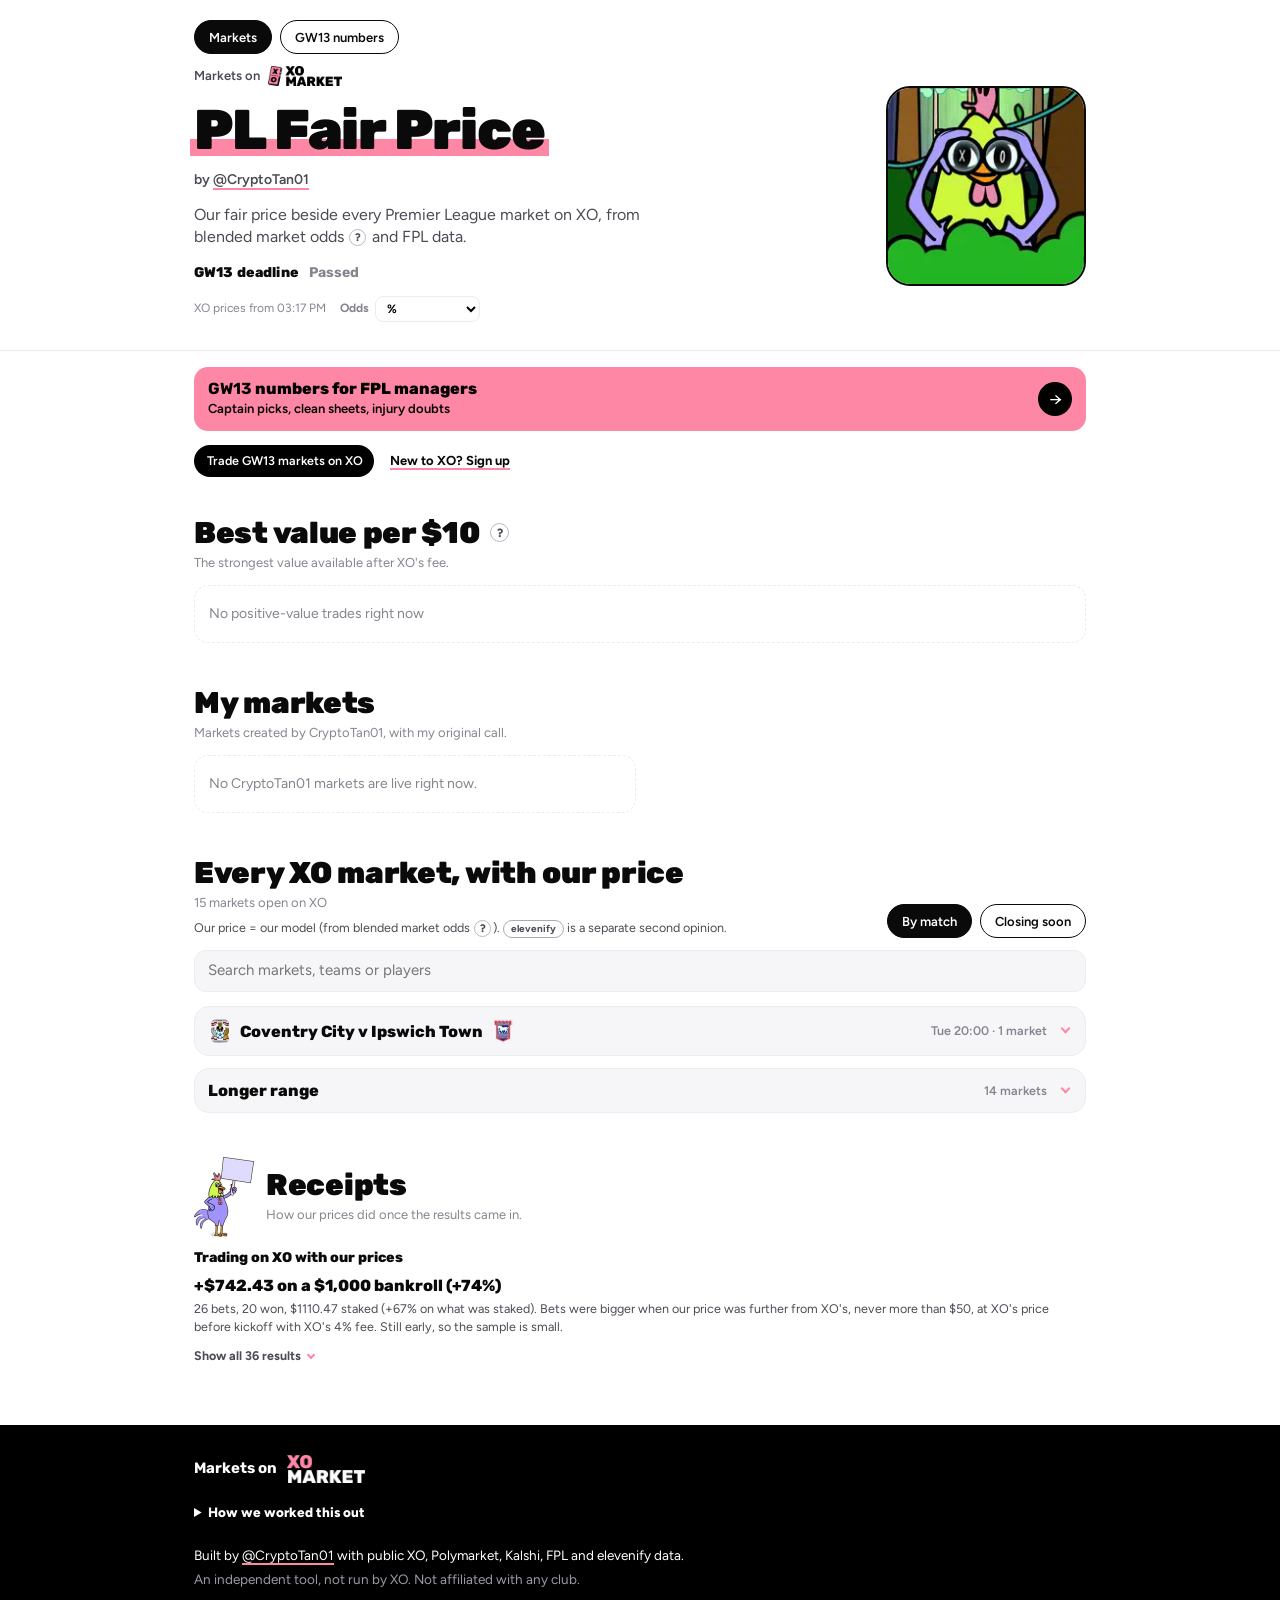
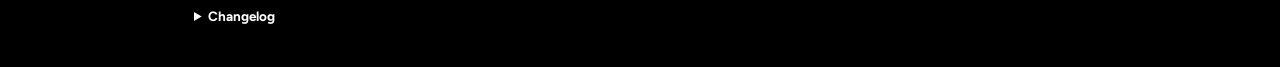
<file: site/index.html>
<!DOCTYPE html>
<html lang="en">
<head>
<meta charset="utf-8">
<meta name="viewport" content="width=device-width, initial-scale=1">
<title>PL Fair Price</title>
<meta name="description" content="Our fair price beside every Premier League market on XO, from blended market odds and FPL data.">
<meta name="theme-color" content="#ff87a6">
<meta property="og:type" content="website">
<meta property="og:title" content="PL Fair Price by @CryptoTan01">
<meta property="og:description" content="Our fair price beside every Premier League market on XO, from blended market odds and FPL data.">
<meta property="og:image" content="https://tannnnnnnnnnnnn.github.io/pl-fair-price/assets/og.png">
<meta property="og:image:width" content="1200">
<meta property="og:image:height" content="630">
<meta name="twitter:card" content="summary_large_image">
<meta name="twitter:title" content="PL Fair Price by @CryptoTan01">
<meta name="twitter:description" content="Our fair price beside every Premier League market on XO, from blended market odds and FPL data.">
<meta name="twitter:image" content="https://tannnnnnnnnnnnn.github.io/pl-fair-price/assets/og.png">
<link rel="icon" href="favicon.svg" type="image/svg+xml">
<link rel="preconnect" href="https://fonts.googleapis.com">
<link rel="preconnect" href="https://fonts.gstatic.com" crossorigin>
<link rel="preload" as="image" href="assets/logos/xo-lockup-black.webp">
<link href="https://fonts.googleapis.com/css2?family=Figtree:wght@400..700&family=Rubik:wght@600..900&display=swap" rel="stylesheet">
<link rel="stylesheet" href="style.css">
<script src="common.js" defer></script>
<script src="stake.js" defer></script>
<script src="posters.js" defer></script>
<script src="app.js" defer></script>
</head>
<body>

<header class="hero">
  <div class="wrap">
    <nav class="topnav" aria-label="Pages">
      <a href="index.html" class="navlink is-on" aria-current="page">Markets</a>
      <a href="gw.html" class="navlink" data-gw-label>GW numbers</a>
    </nav>
  </div>
  <div class="wrap hero-grid">
    <p class="eyebrow">Markets on <img class="wm" src="assets/logos/xo-lockup-black.webp" width="74" height="20" alt="XO"></p>
    <h1 class="title"><span class="hl" id="site-name">PL Fair Price</span></h1>
    <p class="by">by <a href="https://x.com/CryptoTan01" target="_blank" rel="noopener">@CryptoTan01</a></p>
    <p class="tagline" id="site-tagline">Our fair price beside every Premier League market on XO, from blended market odds and FPL data.</p>
    <div class="deadline" id="deadline" aria-live="off">
      <span class="dl-label" id="dl-label">GW deadline</span>
      <div class="dl-boxes" id="dl-boxes"></div>
    </div>
    <div class="livebar"><span id="live-status">XO prices from cached data</span><label class="odds-label">Odds <select id="odds-format"><option value="percent">%</option><option value="cents">¢</option><option value="decimal">decimal</option><option value="fractional">fractional</option></select></label></div>
    <picture class="deek">
      <source media="(prefers-reduced-motion: reduce)" srcset="assets/deek/deek-binoculars-still.webp">
      <img src="assets/deek/deek-binoculars.webp" width="200" height="200" alt="Deek the mascot peeking through binoculars" decoding="async" fetchpriority="low">
    </picture>
  </div>
</header>

<main class="wrap">
  <p class="sample" id="sample" hidden>Sample data. Live numbers are not loaded.</p>

  <a class="gwcard" href="gw.html">
    <span class="gwcard-t"><b data-gw>GW</b> numbers for FPL managers</span>
    <span class="gwcard-s">Captain picks, clean sheets, injury doubts</span>
    <span class="gwcard-go" aria-hidden="true">&rarr;</span>
  </a>

  <div class="xo-cta">
    <a class="trade" href="https://beta.xo.market/?r=cryptotan01" target="_blank" rel="noopener" data-goatcounter-click="xo-top-trade"><span>Trade <span data-gw>GW</span> markets on XO</span></a>
    <a class="xo-signup" href="https://beta.xo.market/?r=cryptotan01" target="_blank" rel="noopener" data-goatcounter-click="xo-top-signup">New to XO? Sign up</a>
  </div>

  <section class="sec" id="gaps" aria-labelledby="gaps-h">
    <div class="sec-head">
      <div>
        <h2 id="gaps-h"><span data-explain="best_value">Best value per $10</span></h2>
        <p class="sec-sub">The strongest value available after XO's fee.</p>
      </div>
    </div>
    <div class="list" id="gaps-list"></div>
  </section>

  <section class="sec" id="my-markets" aria-labelledby="my-h">
    <div class="sec-head">
      <div>
        <h2 id="my-h">My markets</h2>
        <p class="sec-sub">Markets created by CryptoTan01, with my original call.</p>
      </div>
    </div>
    <div class="my-list" id="my-list"></div>
  </section>

  <section class="sec" id="markets" aria-labelledby="mk-h">
    <div class="sec-head">
      <div>
        <h2 id="mk-h">Every XO market, with our price</h2>
        <p class="sec-sub" id="mk-count"></p>
        <p class="legend">Our price = our model (from <span data-explain="blended">blended market odds</span>). <span class="eleven-badge">elevenify</span> is a separate second opinion.</p>
      </div>
      <div class="pills" role="group" aria-label="Sort markets">
        <button type="button" class="pill is-on" data-sort="match" aria-pressed="true">By match</button>
        <button type="button" class="pill" data-sort="closing" aria-pressed="false">Closing soon</button>
      </div>
    </div>
    <label class="search"><span class="sr-only">Search markets</span><input id="market-search" type="search" placeholder="Search markets, teams or players" autocomplete="off"></label>
    <div id="mk-list"><p class="empty">Loading markets…</p></div>
    <noscript><p class="empty">Prices need JavaScript. Turn it on to compare XO with our price.</p></noscript>
  </section>

  <section class="sec" id="receipts" hidden aria-labelledby="rc-h">
    <div class="rc-head">
      <span id="rc-deek-slot"></span>
      <div>
        <h2 id="rc-h">Receipts</h2>
    <p class="sec-sub">How our prices did once the results came in.</p>
      </div>
    </div>
    <div id="rc-sum"></div>
    <details class="brier rc-all" id="rc-all">
      <summary id="rc-all-sum">Show all results</summary>
      <p class="rc-note">Each result, the bet our sizing rule would have placed on our side, and what it returned.</p>
      <div class="list" id="rc-list"></div>
    </details>
  </section>
</main>

<footer class="foot">
  <div class="wrap">
    <p class="foot-on">Markets on <img class="wm" src="assets/logos/xo-wordmark-white.webp" width="56" height="20" alt="XO" loading="lazy"></p>
    <details class="foot-method">
      <summary>How we worked this out</summary>
      <div class="foot-cols">
        <p>Our prices use liquid <span data-explain="blended">blended market odds</span>, a match model and public FPL data. Open any market's Details for its exact method.</p>
        <ul>
          <li><a href="https://beta.xo.market/?r=cryptotan01" target="_blank" rel="noopener" data-goatcounter-click="xo-footer">XO</a> for prices and liquidity</li>
          <li><a href="https://polymarket.com/" target="_blank" rel="noopener">Polymarket</a> and <a href="https://kalshi.com/" target="_blank" rel="noopener">Kalshi</a> for match odds; Polymarket for season odds</li>
          <li><a href="https://fantasy.premierleague.com/" target="_blank" rel="noopener">Fantasy Premier League</a> for players and fixtures</li>
          <li><a href="https://www.elevenify.com" target="_blank" rel="noopener">elevenify</a> for a second opinion</li>
        </ul>
      </div>
    </details>
    <p class="foot-by">Built by <a href="https://x.com/CryptoTan01" target="_blank" rel="noopener">@CryptoTan01</a> with public XO, Polymarket, Kalshi, FPL and elevenify data.</p>
    <p class="foot-na">An independent tool, not run by XO. Not affiliated with any club.</p>
    <details class="changelog">
      <summary>Changelog</summary>
      <ul id="changelog"></ul>
    </details>
  </div>
</footer>

</body>
</html>
</file>
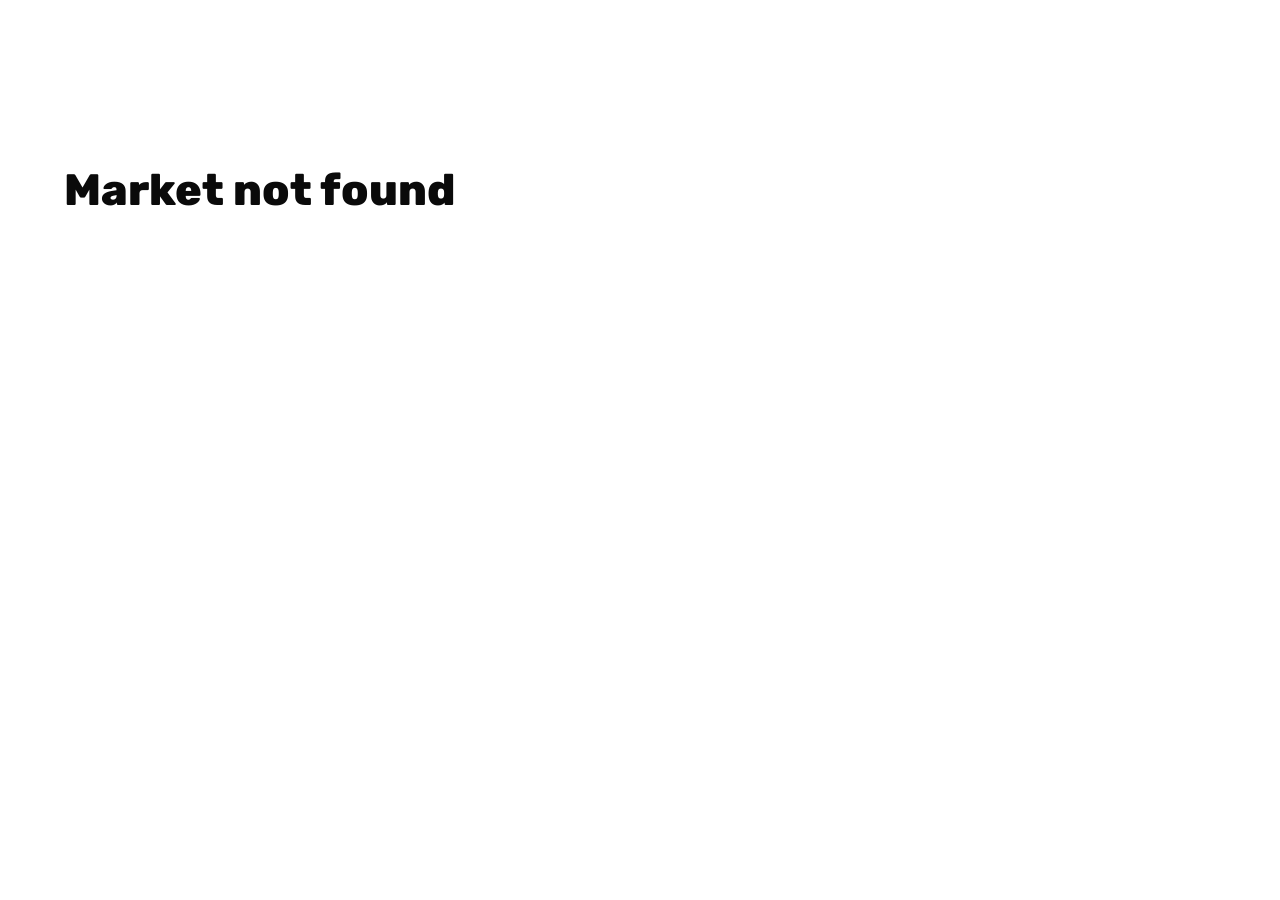
<file: site/card.html>
<!DOCTYPE html>
<html lang="en">
<head>
<meta charset="utf-8">
<meta name="viewport" content="width=1200">
<meta name="robots" content="noindex">
<title>PL Fair Price card</title>
<link rel="preconnect" href="https://fonts.googleapis.com">
<link rel="preconnect" href="https://fonts.gstatic.com" crossorigin>
<link href="https://fonts.googleapis.com/css2?family=Figtree:wght@400..700&family=Rubik:wght@600..900&display=swap" rel="stylesheet">
<style>
/* Share card for one market: card.html?slug=<slug>. Fixed 1200x675. */
:root { --pink: #ff87a6; --ink: #0a0a0a; --ink-2: #4b4b54; --ink-3: #85858f; }
* { box-sizing: border-box; margin: 0; padding: 0; }
html, body { width: 1200px; height: 675px; background: #fff; color: var(--ink); font-family: 'Figtree', system-ui, sans-serif; overflow: hidden; }
.card { position: relative; width: 1200px; height: 675px; padding: 44px 64px 0; }
.top { display: flex; align-items: center; justify-content: space-between; }
.brand { font: 900 34px/1 'Rubik', sans-serif; letter-spacing: -.01em; }
.brand span { background: linear-gradient(transparent 64%, var(--pink) 64%, var(--pink) 90%, transparent 90%); padding: 0 6px; margin: 0 -6px; }
.brand small { margin-left: 14px; font: 600 22px/1 'Figtree', sans-serif; color: var(--ink-2); letter-spacing: 0; }
.on { display: flex; align-items: center; gap: 12px; font: 600 22px/1 'Figtree', sans-serif; color: var(--ink-2); }
.on img { height: 36px; width: auto; }
.fx { font: 700 22px/1 'Figtree', sans-serif; letter-spacing: .04em; text-transform: uppercase; color: var(--ink-3); }
.q { margin-top: 30px; font: 800 52px/1.14 'Rubik', sans-serif; letter-spacing: -.01em; max-width: 1000px; overflow-wrap: anywhere; }
.q.m { font-size: 44px; }
.q.s { font-size: 37px; }
.nums { display: flex; align-items: baseline; gap: 34px; margin-top: 26px; font-family: 'Rubik', sans-serif; font-weight: 900; line-height: 1; white-space: nowrap; }
.nums .lab { font-size: 44px; margin-right: 12px; }
.nums .num { font-size: 132px; letter-spacing: -.03em; }
.nums .vs { font: 600 30px/1 'Figtree', sans-serif; color: var(--ink-3); }
.nums .xo { color: var(--pink); }
.nums .none { color: var(--ink-3); font-size: 60px; }
.nums .rough .num, .nums .rough .lab { color: var(--ink-3); }
.track { position: relative; margin: 30px 20px 0; height: 44px; }
.rail { position: relative; height: 44px; }
.rail::before { content: ""; position: absolute; left: 0; right: 0; top: 50%; height: 8px; margin-top: -4px; border-radius: 8px; background: #dcdce2; }
.seg { position: absolute; top: 50%; height: 22px; margin-top: -11px; border-radius: 22px; background: rgba(255, 135, 166, .38); }
.ring.rough { border: 8px dashed #9a9aa4; background: #fff; }
.seg.rough { background: #e8e8ed; }
.dot, .ring { position: absolute; top: 50%; width: 38px; height: 38px; margin: -19px 0 0 -19px; border-radius: 50%; }
.dot { background: var(--pink); }
.ring { border: 8px solid #000; box-shadow: 0 0 0 4px #fff; }
.gap { display: inline-block; margin-top: 22px; padding: 10px 22px; border-radius: 999px; background: rgba(24, 218, 235, .16); color: #08353a; font: 700 28px/1.2 'Figtree', sans-serif; }
.gap.plain { background: #f6f6f8; color: var(--ink-2); }
.deek { position: absolute; right: 78px; bottom: 66px; height: 150px; width: auto; }
.bar .on { color: #fff; }
.bar .src { color: #d8d8de; font: 600 22px/1 'Figtree', sans-serif; margin: 0; }
.bar { position: absolute; left: 0; right: 0; bottom: 0; height: 66px; padding: 0 64px; display: flex; align-items: center; justify-content: space-between; background: #000; color: #fff; font: 700 24px/1 'Figtree', sans-serif; }
.bar img { height: 42px; width: auto; }
.miss { padding-top: 120px; font: 800 44px/1.2 'Rubik', sans-serif; }
</style>
</head>
<body>
<div class="card" id="card"><p class="miss">Loading</p></div>
<script>
const TEAMS = { ARS: 'Arsenal', AVL: 'Aston Villa', BHA: 'Brighton', BOU: 'Bournemouth', BRE: 'Brentford', BUR: 'Burnley', CHE: 'Chelsea', COV: 'Coventry', CRY: 'Crystal Palace', EVE: 'Everton', FUL: 'Fulham', HUL: 'Hull', IPS: 'Ipswich', LEE: 'Leeds', LEI: 'Leicester', LIV: 'Liverpool', MCI: 'Man City', MUN: 'Man United', NEW: 'Newcastle', NFO: "Nott'm Forest", SOU: 'Southampton', SUN: 'Sunderland', TOT: 'Spurs', WHU: 'West Ham', WOL: 'Wolves' };
const num = (v) => { if (v === null || v === undefined || v === '') return null; const n = Number(v); return Number.isFinite(n) ? n : null; };
const pct = (p) => (p >= 0.995 ? '>99%' : p <= 0.005 ? '<1%' : Math.round(p * 100) + '%');
const h = (tag, cls, text) => { const e = document.createElement(tag); if (cls) e.className = cls; if (text !== undefined) e.textContent = text; return e; };

(async () => {
  const card = document.getElementById('card');
  const slug = new URLSearchParams(location.search).get('slug');
  let m = null;
  try {
    const board = await (await fetch('data/board.json?v=' + Date.now())).json();
    m = (board.markets || []).find((x) => x.slug === slug);
  } catch (e) { /* falls through to the not-found card */ }
  if (!m) { card.replaceChildren(h('p', 'miss', 'Market not found')); document.title = 'ready'; return; }

  const xo = num(m.xo_price);
  const fair = m.fair && num(m.fair.p) !== null ? m.fair : null;
  let gap = num(m.gap_pts);
  if (gap === null && fair && xo !== null) gap = Math.round((fair.p - xo) * 100);
  const conf = fair ? fair.confidence : null;
  const rough = conf === 'low';

  const top = h('div', 'top');
  const brand = h('div', 'brand'); brand.append(h('span', null, 'PL Fair Price'), h('small', null, 'by @CryptoTan01'));
  const f = m.fixture;
  const fx = h('div', 'fx', f ? `${f.home_name || TEAMS[f.home] || f.home} v ${f.away_name || TEAMS[f.away] || f.away}` : (m.horizon === 'weekend' ? 'This weekend' : 'Longer range'));
  top.append(brand, fx);
  const len = (m.title || '').length;
  const q = h('h1', 'q' + (len > 95 ? ' s' : len > 62 ? ' m' : ''), m.title);

  const nums = h('div', 'nums');
  const xoBox = h('span', 'xo');
  if (xo !== null) xoBox.append(h('span', 'lab', 'XO'), h('span', 'num', pct(xo))); else xoBox.append(h('span', 'none', 'No XO trades yet'));
  const faBox = h('span', rough ? 'fair rough' : 'fair');
  if (fair) faBox.append(h('span', 'lab', rough ? 'Rough' : 'Fair'), h('span', 'num', pct(fair.p))); else faBox.append(h('span', 'none', 'Fair price coming'));
  nums.append(xoBox, h('span', 'vs', 'vs'), faBox);

  const track = h('div', 'track'); const rail = h('div', 'rail');
  if (xo !== null && fair) { const a = Math.min(xo, fair.p), b = Math.max(xo, fair.p); const s = h('i', rough ? 'seg rough' : 'seg'); s.style.left = a * 100 + '%'; s.style.width = (b - a) * 100 + '%'; rail.append(s); }
  if (xo !== null) { const d = h('i', 'dot'); d.style.left = xo * 100 + '%'; rail.append(d); }
  if (fair) { const r = h('i', rough ? 'ring rough' : 'ring'); r.style.left = fair.p * 100 + '%'; rail.append(r); }
  track.append(rail);

  const kids = [top, q, nums, track];
  if (fair && gap !== null && !rough && (conf === 'high' || conf === 'medium') && Math.abs(gap) >= 8) {
    kids.push(h('div', 'gap', `Fair price is ${Math.abs(gap)} pts ${gap > 0 ? 'higher' : 'lower'}`));
  } else if (fair) {
    kids.push(h('div', 'gap plain', rough ? 'Rough estimate: heavy assumptions, treat with care.' : 'Fair price from deep markets and our models'));
  }

  const deek = document.createElement('img'); deek.className = 'deek'; deek.src = 'assets/og/deek-og.png'; deek.alt = '';
  const bar = h('div', 'bar'); const l = h('div', 'on'); l.append(document.createTextNode('Markets on '));
  const wm2 = document.createElement('img'); wm2.src = 'assets/logos/xo-wordmark-white.webp'; wm2.alt = 'XO'; l.append(wm2);
  bar.append(l, h('span', 'src', 'Priced from blended market odds and FPL data'));

  card.replaceChildren(...kids, deek, bar);
  await document.fonts.ready;
  document.title = 'ready';
})();
</script>
</body>
</html>
</file>
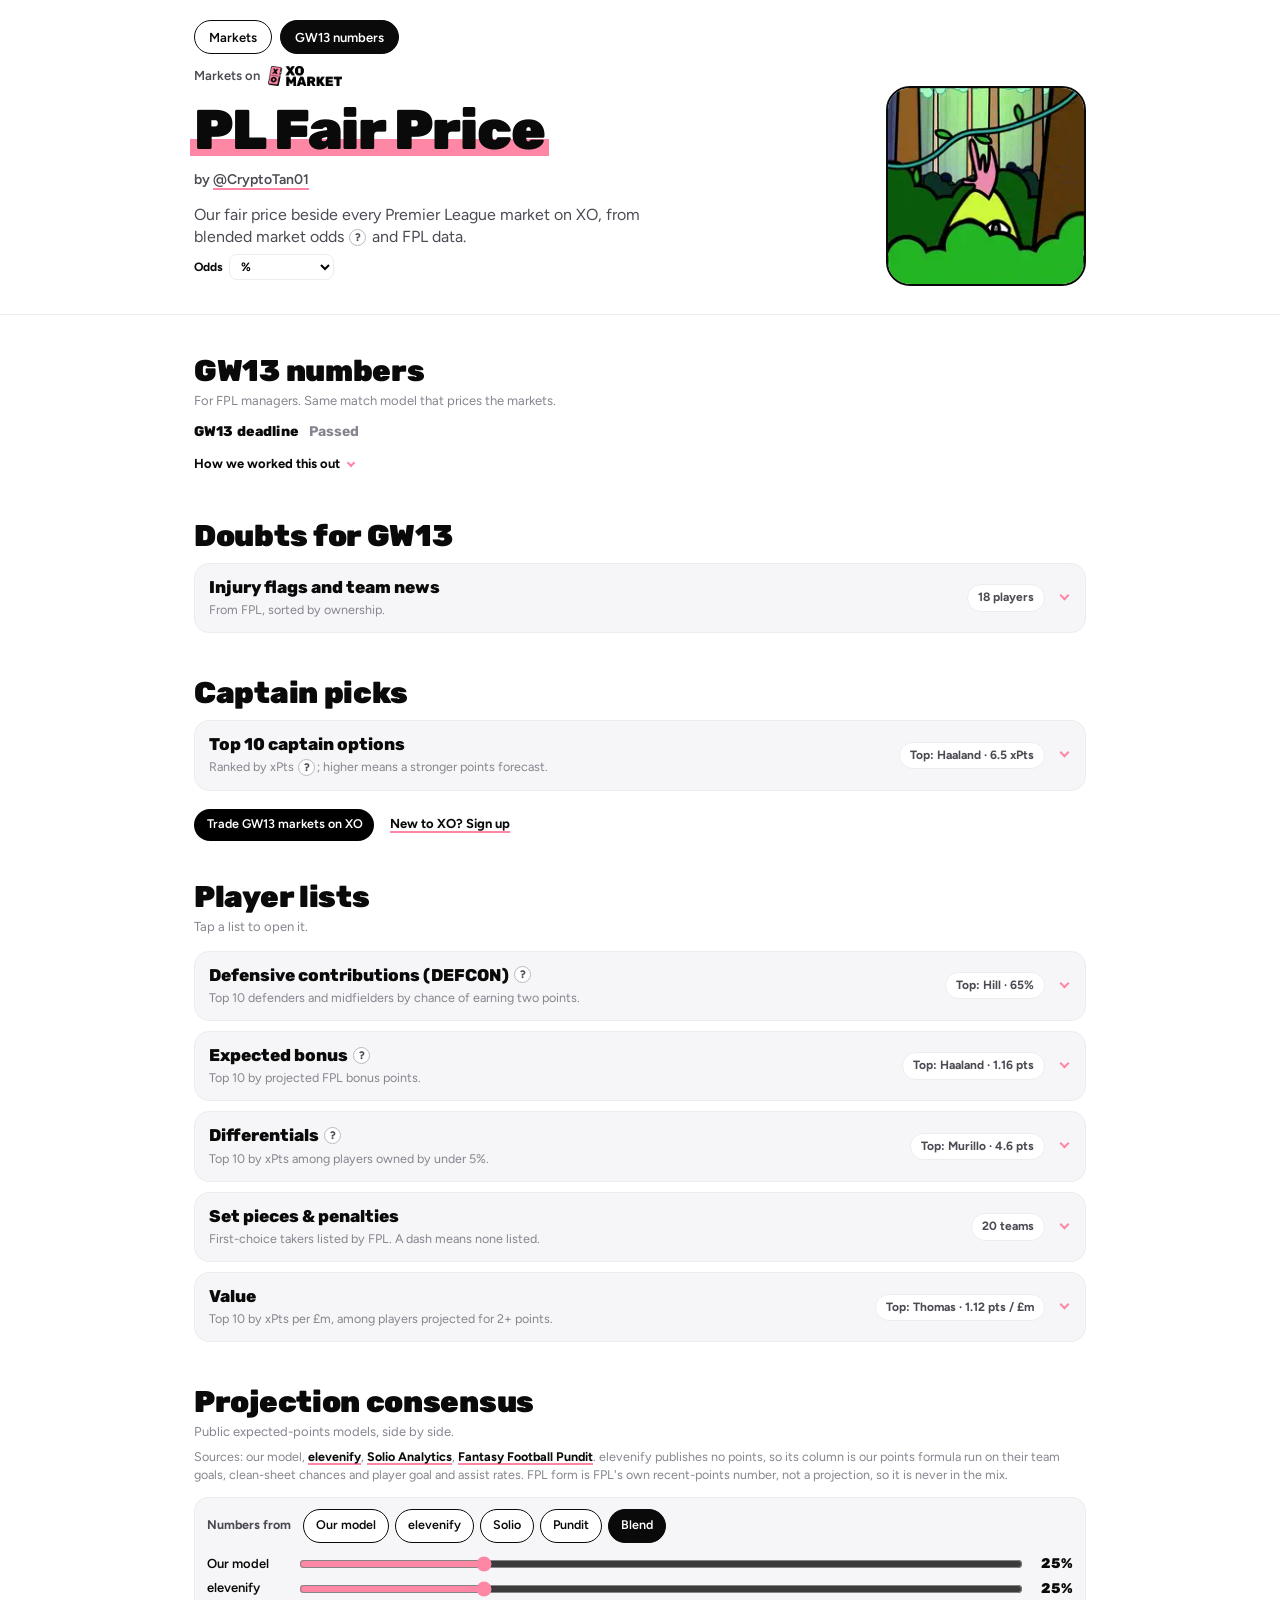
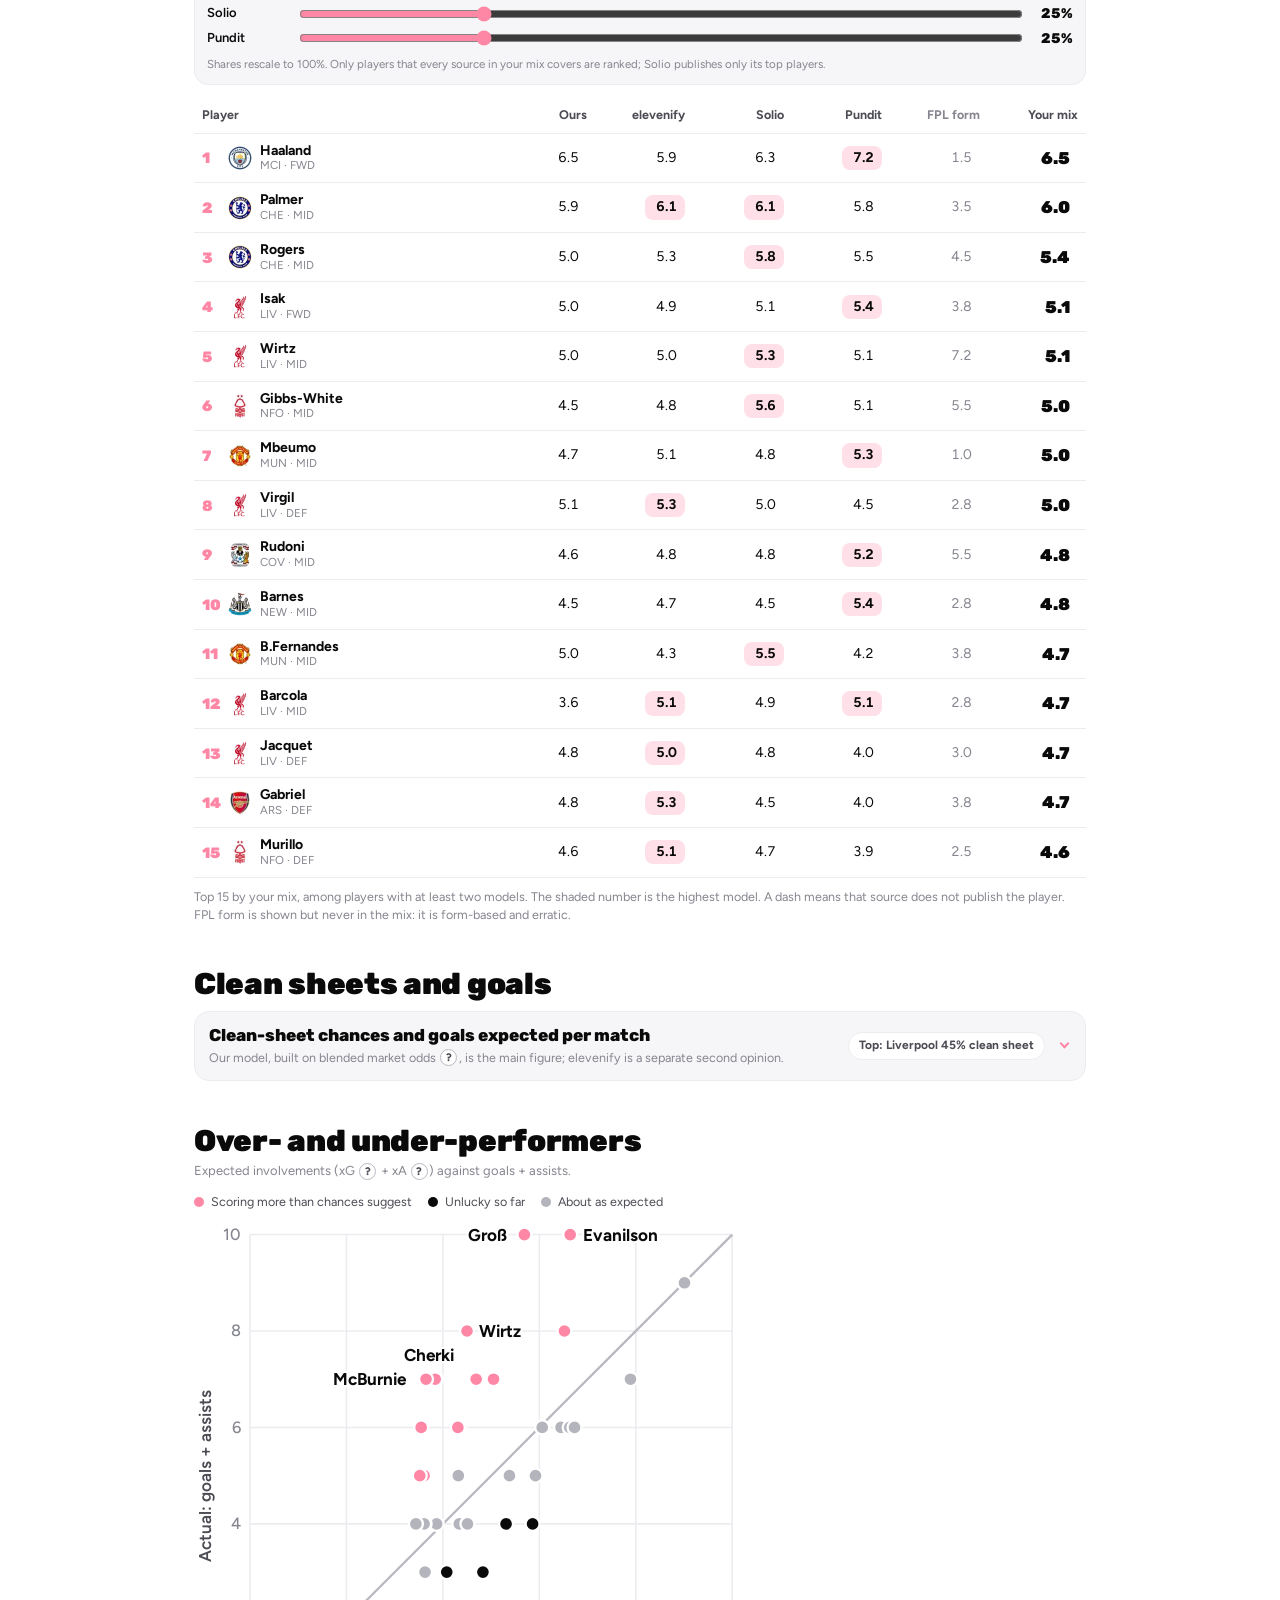
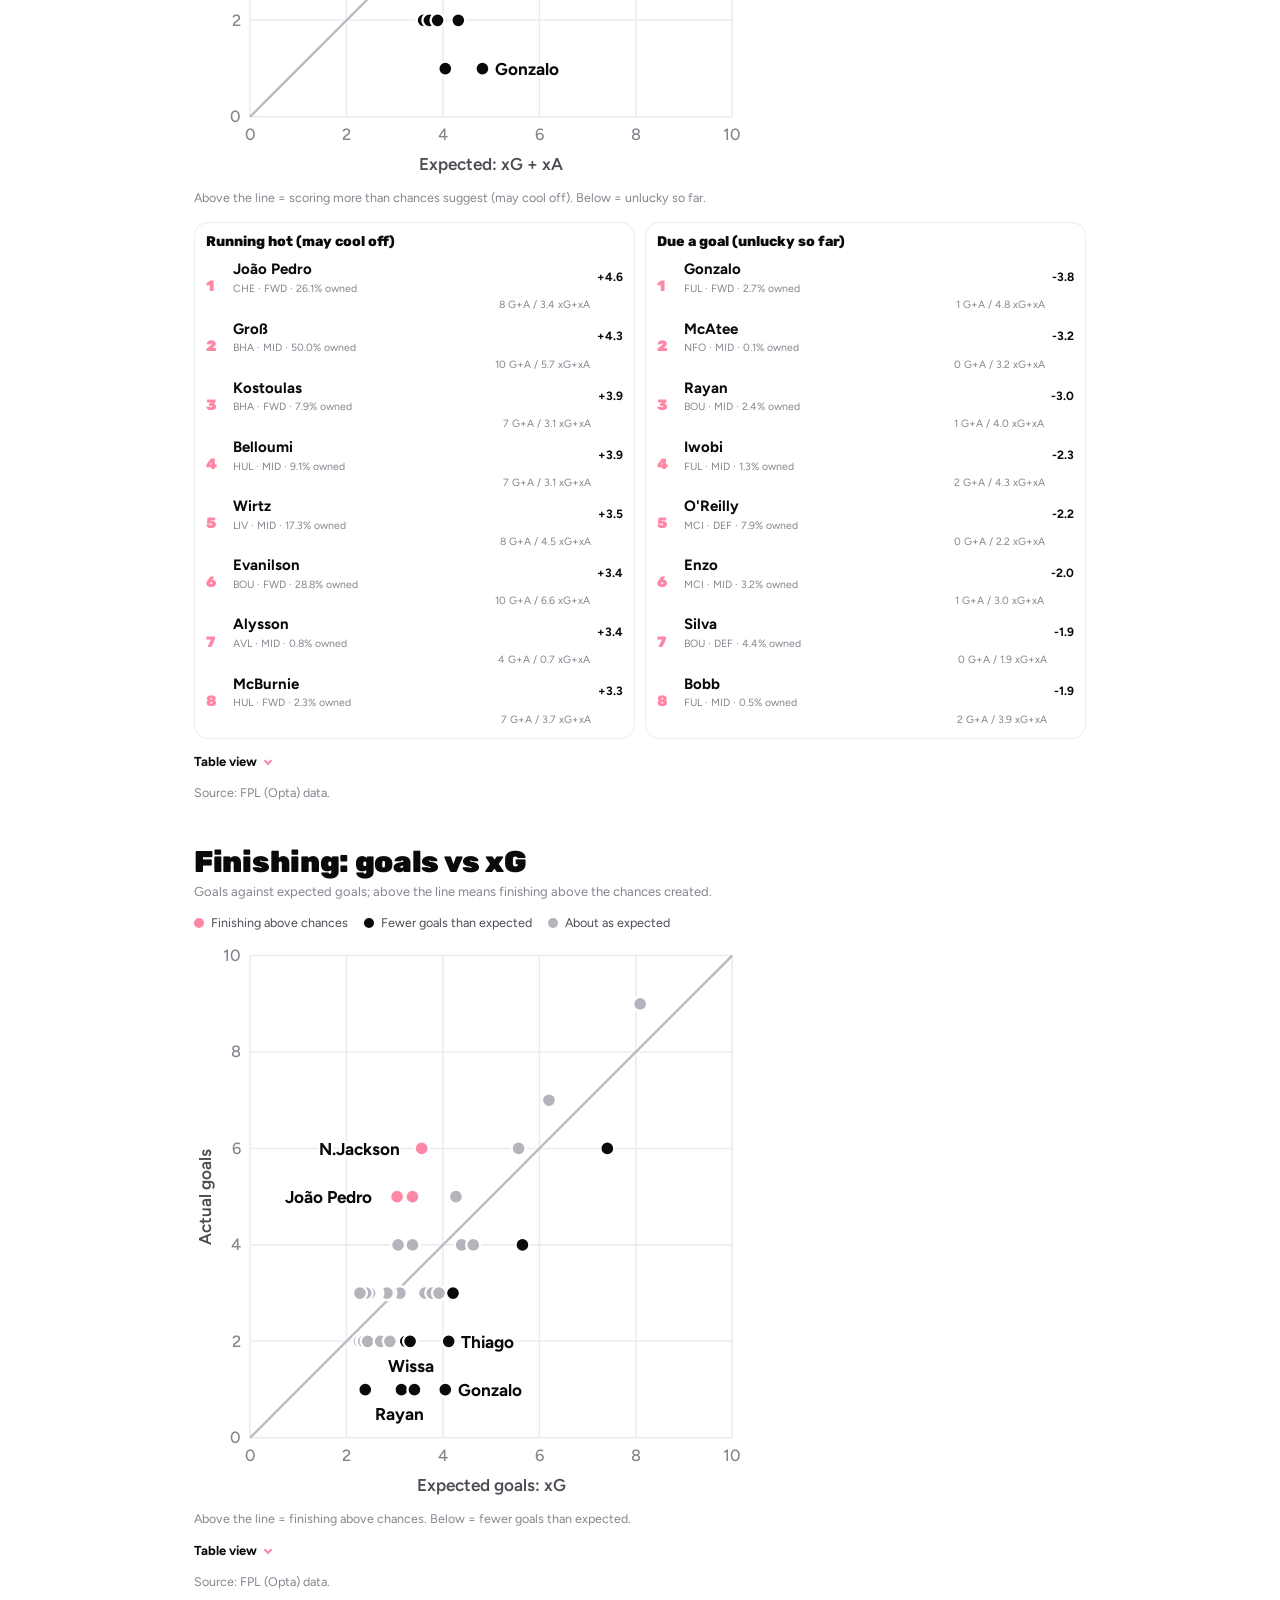
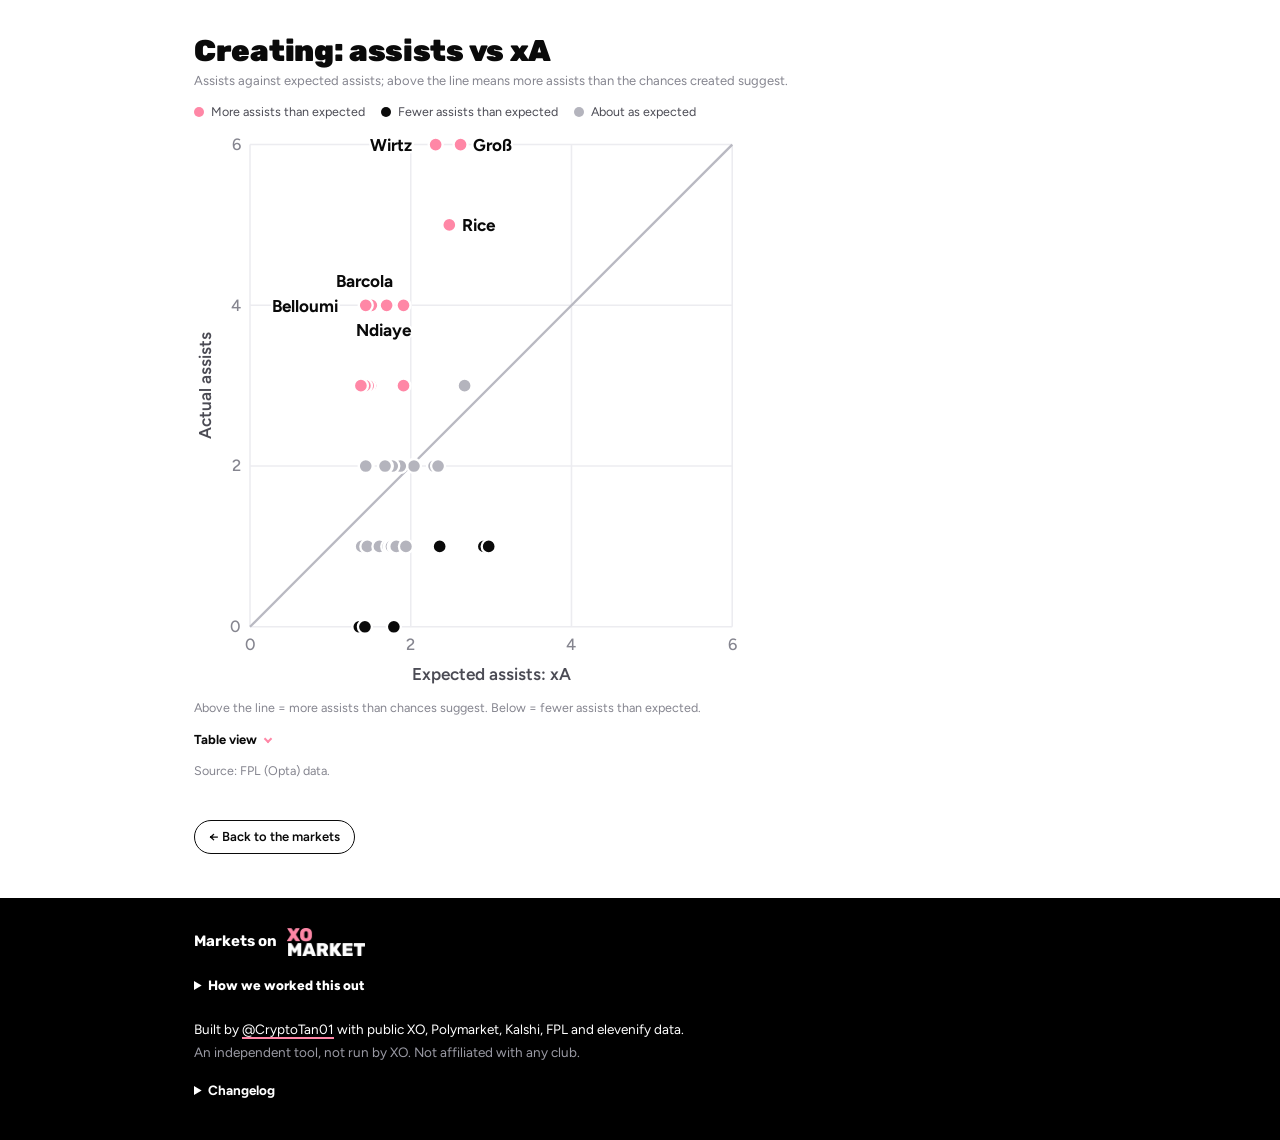
<file: site/gw.html>
<!DOCTYPE html>
<html lang="en">
<head>
<meta charset="utf-8">
<meta name="viewport" content="width=device-width, initial-scale=1">
<title>GW numbers for FPL managers | PL Fair Price</title>
<meta name="description" content="Captain picks, clean-sheet chances, expected goals and injury doubts, from the same match model that prices the XO markets.">
<meta name="theme-color" content="#ff87a6">
<meta property="og:type" content="website">
<meta property="og:title" content="GW numbers for FPL managers | PL Fair Price">
<meta property="og:description" content="Captain picks, clean-sheet chances, expected goals and the injury doubts FPL managers need to check.">
<meta property="og:image" content="https://tannnnnnnnnnnnn.github.io/pl-fair-price/assets/og.png">
<meta property="og:image:width" content="1200">
<meta property="og:image:height" content="630">
<meta name="twitter:card" content="summary_large_image">
<meta name="twitter:title" content="GW numbers for FPL managers | PL Fair Price">
<meta name="twitter:description" content="Captain picks, clean-sheet chances, expected goals and the injury doubts FPL managers need to check.">
<meta name="twitter:image" content="https://tannnnnnnnnnnnn.github.io/pl-fair-price/assets/og.png">
<link rel="icon" href="favicon.svg" type="image/svg+xml">
<link rel="preconnect" href="https://fonts.googleapis.com">
<link rel="preconnect" href="https://fonts.gstatic.com" crossorigin>
<link rel="preload" as="image" href="assets/logos/xo-lockup-black.webp">
<link href="https://fonts.googleapis.com/css2?family=Figtree:wght@400..700&family=Rubik:wght@600..900&display=swap" rel="stylesheet">
<link rel="stylesheet" href="style.css">
<link rel="stylesheet" href="gw.css">
<script src="common.js" defer></script>
<script src="gw.js" defer></script>
</head>
<body>

<header class="hero">
  <div class="wrap">
    <nav class="topnav" aria-label="Pages">
      <a href="index.html" class="navlink">Markets</a>
      <a href="gw.html" class="navlink is-on" aria-current="page" data-gw-label>GW numbers</a>
    </nav>
  </div>
  <div class="wrap hero-grid">
    <p class="eyebrow">Markets on <img class="wm" src="assets/logos/xo-lockup-black.webp" width="74" height="20" alt="XO"></p>
    <h1 class="title"><span class="hl" id="site-name">PL Fair Price</span></h1>
    <p class="by">by <a href="https://x.com/CryptoTan01" target="_blank" rel="noopener">@CryptoTan01</a></p>
    <p class="tagline" id="site-tagline">Our fair price beside every Premier League market on XO, from blended market odds and FPL data.</p>
    <label class="odds-label">Odds <select id="odds-format"><option value="percent">%</option><option value="cents">¢</option><option value="decimal">decimal</option><option value="fractional">fractional</option></select></label>
    <picture class="deek">
      <source media="(prefers-reduced-motion: reduce)" srcset="assets/deek/deek-binoculars-still.webp">
      <img src="assets/deek/deek-binoculars.webp" width="200" height="200" alt="Deek the mascot peeking through binoculars" decoding="async" fetchpriority="low">
    </picture>
  </div>
</header>

<main class="wrap">
  <p class="sample" id="sample" hidden>Sample data. Live numbers are not loaded.</p>

  <section class="sec" id="intro" aria-labelledby="in-h">
    <h2 id="in-h"><span data-gw>GW</span> numbers</h2>
    <p class="sec-sub">For FPL managers. Same match model that prices the markets.</p>
    <div class="deadline gw-deadline" id="deadline">
      <span class="dl-label" id="dl-label">GW deadline</span>
      <div class="dl-boxes" id="dl-boxes"></div>
    </div>
    <details class="how">
      <summary>How we worked this out</summary>
      <p id="how-text">Match odds come from <span data-explain="blended">blended market odds</span>. Average goals are calibrated to the league's average. Player shares, defensive contributions and set-piece roles come from FPL; bonus is modelled from last season.</p>
    </details>
  </section>

  <section class="sec" id="flags" aria-labelledby="fl-h">
    <h2 id="fl-h">Doubts for <span data-gw>GW</span></h2>
    <details class="fold"><summary><span class="fold-t"><h3>Injury flags and team news</h3><span class="fold-sub">From FPL, sorted by ownership.</span></span><span class="fold-top" id="fl-top"></span></summary><div class="fold-body" id="fl-body"><p class="empty">Loading doubts…</p></div></details>
  </section>

  <section class="sec" id="captain" aria-labelledby="cp-h">
    <h2 id="cp-h">Captain picks</h2>
    <details class="fold"><summary><span class="fold-t"><h3>Top 10 captain options</h3><span class="fold-sub">Ranked by <span data-explain="xpts">xPts</span>; higher means a stronger points forecast.</span></span><span class="fold-top" id="cp-top"></span></summary><div class="fold-body">
    <div class="mix" id="cp-mix"></div>
    <details class="how projection-how">
      <summary>How we project points</summary>
      <p>Appearance points × chance of playing 60+ minutes; goals × position points; assists × 3; <span data-explain="clean_sheet">clean-sheet chance</span> × position points (60+ minutes only); <span data-explain="defcon">DEFCON</span> chance × 2; plus <span data-explain="expected_bonus">expected bonus</span> and keeper saves; minus goals conceded (keepers and defenders) and yellow cards. Goal and assist chances come from goalscorer odds or each player's share of team <span data-explain="xg">xG</span> and <span data-explain="xa">xA</span>; FPL gives more assists than xA counts, so assists are scaled up to FPL's own rate.</p>
    </details>
    <div id="cp-body"></div>
    </div></details>
  </section>

  <div class="xo-cta">
    <a class="trade" href="https://beta.xo.market/?r=cryptotan01" target="_blank" rel="noopener" data-goatcounter-click="xo-gw-cta"><span>Trade <span data-gw>GW</span> markets on XO</span></a>
    <a class="xo-signup" href="https://beta.xo.market/?r=cryptotan01" target="_blank" rel="noopener" data-goatcounter-click="xo-gw-signup">New to XO? Sign up</a>
  </div>

  <section class="sec" id="lists" aria-labelledby="ls-h">
    <h2 id="ls-h">Player lists</h2>
    <p class="sec-sub">Tap a list to open it.</p>
    <details class="fold"><summary><span class="fold-t"><h3 id="dc-h"><span data-explain="defcon">Defensive contributions (DEFCON)</span></h3><span class="fold-sub">Top 10 defenders and midfielders by chance of earning two points.</span></span><span class="fold-top" id="dc-top"></span></summary><div class="fold-body" id="dc-body"></div></details>
    <details class="fold"><summary><span class="fold-t"><h3 id="bn-h"><span data-explain="expected_bonus">Expected bonus</span></h3><span class="fold-sub">Top 10 by projected FPL bonus points.</span></span><span class="fold-top" id="bn-top"></span></summary><div class="fold-body" id="bn-body"></div></details>
    <details class="fold"><summary><span class="fold-t"><h3 id="df-h"><span data-explain="differential">Differentials</span></h3><span class="fold-sub">Top 10 by xPts among players owned by under 5%.</span></span><span class="fold-top" id="df-top"></span></summary><div class="fold-body" id="df-body"></div></details>
    <details class="fold"><summary><span class="fold-t"><h3 id="sp-h">Set pieces &amp; penalties</h3><span class="fold-sub">First-choice takers listed by FPL. A dash means none listed.</span></span><span class="fold-top" id="sp-top"></span></summary><div class="fold-body" id="sp-body"></div></details>
    <details class="fold"><summary><span class="fold-t"><h3 id="vl-h">Value</h3><span class="fold-sub">Top 10 by xPts per £m, among players projected for 2+ points.</span></span><span class="fold-top" id="vl-top"></span></summary><div class="fold-body" id="vl-body"></div></details>
  </section>

  <section class="sec" id="consensus" aria-labelledby="co-h">
    <h2 id="co-h">Projection consensus</h2>
    <p class="sec-sub">Public expected-points models, side by side.</p>
    <p class="credits">Sources: our model, <a href="https://www.elevenify.com" target="_blank" rel="noopener">elevenify</a>, <a href="https://fpl.solioanalytics.com" target="_blank" rel="noopener">Solio Analytics</a>, <a href="https://www.fantasyfootballpundit.com/fpl-points-predictor/" target="_blank" rel="noopener">Fantasy Football Pundit</a>. elevenify publishes no points, so its column is our points formula run on their team goals, clean-sheet chances and player goal and assist rates. FPL form is FPL's own recent-points number, not a projection, so it is never in the mix.</p>
    <div class="mix" id="co-mix"></div>
    <div id="co-body"><p class="empty">Loading projections…</p></div>
  </section>

  <section class="sec" id="matches" aria-labelledby="mt-h">
    <h2 id="mt-h">Clean sheets and goals</h2>
    <details class="fold"><summary><span class="fold-t"><h3>Clean-sheet chances and goals expected per match</h3><span class="fold-sub">Our model, built on <span data-explain="blended">blended market odds</span>, is the main figure; elevenify is a separate second opinion.</span></span><span class="fold-top" id="cg-top"></span></summary><div class="fold-body">
    <h3 class="fold-h" id="cs-h"><span data-explain="clean_sheet">Clean-sheet chances</span></h3>
    <div id="cs-body"></div>
    <h3 class="fold-h" id="gl-h">Goals expected per match</h3>
    <p class="sec-sub">The numbers are expected goals for each side; the bar is the chance of a home win, draw or away win.</p>
    <div id="gl-body"></div>
    </div></details>
  </section>

  <section class="sec" id="perf" aria-labelledby="pf-h">
    <h2 id="pf-h">Over- and under-performers</h2>
    <p class="sec-sub">Expected involvements (<span data-explain="xg">xG</span> + <span data-explain="xa">xA</span>) against goals + assists.</p>
    <div id="pf-body"></div>
  </section>

  <section class="sec" id="finishing" aria-labelledby="fn-h">
    <h2 id="fn-h">Finishing: goals vs xG</h2>
    <p class="sec-sub">Goals against expected goals; above the line means finishing above the chances created.</p>
    <div id="fn-body"></div>
  </section>

  <section class="sec" id="creating" aria-labelledby="cr-h">
    <h2 id="cr-h">Creating: assists vs xA</h2>
    <p class="sec-sub">Assists against expected assists; above the line means more assists than the chances created suggest.</p>
    <div id="cr-body"></div>
  </section>

  <p class="back"><a class="navlink" href="index.html">&larr; Back to the markets</a></p>
</main>

<footer class="foot">
  <div class="wrap">
    <p class="foot-on">Markets on <img class="wm" src="assets/logos/xo-wordmark-white.webp" width="56" height="20" alt="XO" loading="lazy"></p>
    <details class="foot-method">
      <summary>How we worked this out</summary>
      <div class="foot-cols">
        <p>Our match model starts with liquid <span data-explain="blended">blended market odds</span>. Player forecasts add public FPL data; elevenify is shown separately as a second opinion.</p>
        <ul>
          <li><a href="https://beta.xo.market/?r=cryptotan01" target="_blank" rel="noopener" data-goatcounter-click="xo-footer">XO</a> for market links and prices</li>
          <li><a href="https://polymarket.com/" target="_blank" rel="noopener">Polymarket</a> and <a href="https://kalshi.com/" target="_blank" rel="noopener">Kalshi</a> for match odds</li>
          <li><a href="https://fantasy.premierleague.com/" target="_blank" rel="noopener">Fantasy Premier League</a> for players and fixtures</li>
          <li><a href="https://www.elevenify.com" target="_blank" rel="noopener">elevenify</a> for a second opinion</li>
        </ul>
      </div>
    </details>
    <p class="foot-by">Built by <a href="https://x.com/CryptoTan01" target="_blank" rel="noopener">@CryptoTan01</a> with public XO, Polymarket, Kalshi, FPL and elevenify data.</p>
    <p class="foot-na">An independent tool, not run by XO. Not affiliated with any club.</p>
    <details class="changelog">
      <summary>Changelog</summary>
      <ul id="changelog"></ul>
    </details>
  </div>
</footer>

<div id="tip" role="tooltip" hidden></div>
</body>
</html>
</file>
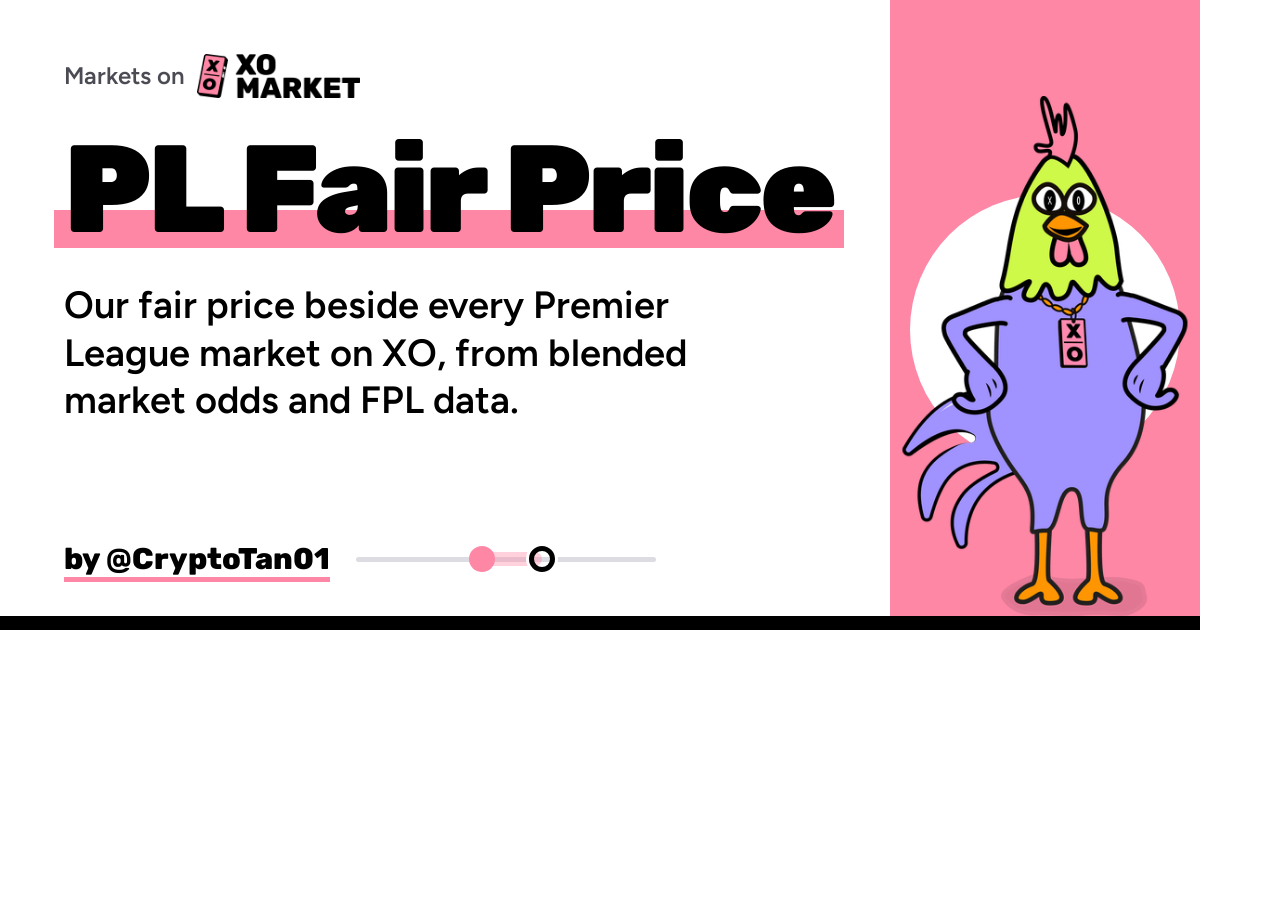
<file: site/assets/og.html>
<!doctype html>
<html lang="en"><head><meta charset="utf-8"><title>og</title>
<link rel="preconnect" href="https://fonts.googleapis.com"><link rel="preconnect" href="https://fonts.gstatic.com" crossorigin>
<link href="https://fonts.googleapis.com/css2?family=Figtree:wght@400..700&family=Rubik:wght@600..900&display=swap" rel="stylesheet">
<style>
*{box-sizing:border-box;margin:0;padding:0}
html,body{width:1200px;height:630px;background:#fff;color:#000;font-family:'Figtree',sans-serif;overflow:hidden}
.card{position:relative;width:1200px;height:630px;display:grid;grid-template-columns:minmax(0,1fr) 310px}
.left{padding:54px 0 0 64px;display:flex;flex-direction:column}
.on{display:flex;align-items:center;gap:12px;font:600 24px/1 'Figtree';color:#4b4b54}
.on img{height:44px;width:auto}
h1{margin-top:30px;font:900 124px/1 'Rubik';letter-spacing:-.025em;white-space:nowrap}
h1 span{background:linear-gradient(transparent 64%,#ff87a6 64%,#ff87a6 90%,transparent 90%);padding:0 10px;margin:0 -10px}
.tag{margin-top:30px;max-width:720px;font:600 38px/1.25 'Figtree';color:#000}
.by{margin-top:auto;margin-bottom:56px;display:flex;align-items:center;gap:26px}
.by b{font:800 30px/1 'Rubik'}
.by b u{text-decoration:none;border-bottom:5px solid #ff87a6}
.mini{position:relative;width:300px;height:30px}
.mini::before{content:"";position:absolute;left:0;right:0;top:13px;height:5px;border-radius:5px;background:#dcdce2}
.mini i{position:absolute;top:15px;border-radius:50%}
.mini .seg{left:126px;width:60px;height:14px;top:8px;border-radius:14px;background:rgba(255,135,166,.38)}
.mini .dot{left:126px;width:26px;height:26px;margin:-13px 0 0 -13px;top:15px;background:#ff87a6}
.mini .ring{left:186px;width:26px;height:26px;margin:-13px 0 0 -13px;top:15px;border:5px solid #000;box-shadow:0 0 0 3px #fff}
.right{position:relative;background:#ff87a6;overflow:hidden}
.disc{position:absolute;left:50%;top:50%;width:270px;height:270px;margin:-120px 0 0 -135px;border-radius:50%;background:#fff}
.right img{position:absolute;left:50%;bottom:14px;height:520px;width:auto;transform:translateX(-50%)}
.bar{position:absolute;left:0;right:0;bottom:0;height:14px;background:#000}
</style></head>
<body><div class="card">
  <div class="left">
    <div class="on">Markets on <img src="og/xo-lockup-black.png" alt="XO"></div>
    <h1><span>PL Fair Price</span></h1>
    <p class="tag">Our fair price beside every Premier League market on XO, from blended market odds and FPL data.</p>
    <div class="by"><b><u>by @CryptoTan01</u></b><div class="mini"><i class="seg"></i><i class="dot"></i><i class="ring"></i></div></div>
  </div>
  <div class="right"><div class="disc"></div><img src="og/deek-og.png" alt="Deek"></div>
  <div class="bar"></div>
</div></body></html>
</file>
<file: site/style.css>
/* PL Fair Price. Brand: pink #ff87a6, black, white. Tiny accents: lavender #a293ff, cyan #18daeb.
   Rubik for headers (900 display), Figtree for body. No overflow-x tricks: layout is built to fit. */

:root {
  --pink: #ff87a6;
  --pink-soft: rgba(255, 135, 166, .16);
  --pink-seg: rgba(255, 135, 166, .38);
  --cyan: #18daeb;
  --lav: #a293ff;
  --ink: #0a0a0a;
  --ink-2: #4b4b54;
  --ink-3: #85858f;
  --line: #ececf0;
  --panel: #f6f6f8;
  --gutter: 16px;
  color-scheme: light;
}

*, *::before, *::after { box-sizing: border-box; }
html { -webkit-text-size-adjust: 100%; }
body {
  margin: 0;
  background: #fff;
  color: var(--ink);
  font: 400 15px/1.45 'Figtree', system-ui, -apple-system, 'Segoe UI', sans-serif;
  -webkit-font-smoothing: antialiased;
}
h1, h2, h3, p, ul, ol { margin: 0; padding: 0; }
ul, ol { list-style: none; }
img { display: block; max-width: 100%; height: auto; }
a { color: inherit; }
button { font: inherit; color: inherit; }
[hidden] { display: none !important; }

.wrap { width: 100%; max-width: 940px; margin: 0 auto; padding: 0 var(--gutter); }

/* ---------- hero ---------- */
.hero { background: #fff; border-bottom: 1px solid var(--line); padding: 14px 0 20px; }
.hero-grid {
  display: grid;
  grid-template-columns: minmax(0, 1fr) auto;
  grid-template-areas: "eyebrow eyebrow" "title title" "by deek" "tag deek" "dl deek" "live deek";
  column-gap: 14px;
  align-items: start;
}
.eyebrow { grid-area: eyebrow; display: flex; align-items: center; gap: 8px; font-size: 13px; font-weight: 600; color: var(--ink-2); }
.wm { display: inline-block; width: auto; height: 20px; }
.title { grid-area: title; margin-top: 10px; font: 900 clamp(30px, 9.2vw, 56px)/1.08 'Rubik', 'Figtree', sans-serif; letter-spacing: -.02em; }
.hl {
  background: linear-gradient(transparent 64%, var(--pink) 64%, var(--pink) 90%, transparent 90%);
  padding: 0 .08em;
  margin: 0 -.08em;
  -webkit-box-decoration-break: clone; box-decoration-break: clone;
}
.by { grid-area: by; margin-top: 4px; font-size: 14px; font-weight: 600; color: var(--ink-2); }
.by a { text-decoration: none; border-bottom: 2px solid var(--pink); }
.tagline { grid-area: tag; margin-top: 8px; font-size: 14.5px; line-height: 1.4; color: var(--ink-2); max-width: 46ch; }
.deek { grid-area: deek; grid-row: 3 / 6; align-self: center; }
.deek img { width: 108px; height: 108px; border-radius: 18px; border: 2px solid var(--ink); }

.deadline { grid-area: dl; margin-top: 12px; display: flex; align-items: center; flex-wrap: wrap; gap: 6px 10px; }
.dl-label { font: 800 13px/1 'Rubik', sans-serif; letter-spacing: .01em; }
.dl-boxes { display: flex; gap: 5px; }
.dl-box { display: inline-flex; flex-direction: column; align-items: center; justify-content: center; min-width: 38px; padding: 5px 6px 4px; background: #000; color: #fff; border-radius: 8px; }
.dl-box b { font: 900 18px/1 'Rubik', sans-serif; font-variant-numeric: tabular-nums; }
.dl-box i { margin-top: 2px; font: 600 9px/1 'Figtree', sans-serif; font-style: normal; letter-spacing: .08em; color: var(--pink); }
.dl-done { font: 700 14px/1 'Rubik', sans-serif; color: var(--ink-3); }
.livebar { grid-area: live; display: flex; flex-wrap: wrap; align-items: center; gap: 8px 14px; margin-top: 10px; font-size: 12px; color: var(--ink-3); }
.odds-label { display: inline-flex; align-items: center; gap: 6px; font-size: 12px; font-weight: 700; }
.odds-label select { max-width: 108px; padding: 4px 22px 4px 7px; border: 1px solid var(--line); border-radius: 8px; background: #fff; font: inherit; }
.sr-only { position: absolute; width: 1px; height: 1px; padding: 0; margin: -1px; overflow: hidden; clip: rect(0, 0, 0, 0); white-space: nowrap; border: 0; }

/* ---------- sections ---------- */
.sample { margin: 14px 0 0; padding: 8px 12px; border-radius: 10px; background: rgba(162, 147, 255, .18); font-size: 13px; font-weight: 600; }
.sec { padding: 26px 0 4px; }
.sec-head { display: flex; flex-wrap: wrap; align-items: flex-end; justify-content: space-between; gap: 10px 14px; margin-bottom: 12px; }
.sec-head > div { min-width: 0; }
.sec h2 { font: 900 24px/1.1 'Rubik', sans-serif; letter-spacing: -.01em; }
.sec-sub { margin-top: 4px; font-size: 13px; color: var(--ink-3); }
.pills { display: flex; flex-wrap: wrap; gap: 8px; }
.pill {
  appearance: none; cursor: pointer;
  min-height: 34px; padding: 0 14px;
  border: 1.5px solid var(--ink); border-radius: 999px; background: #fff;
  font: 600 13px/1 'Figtree', sans-serif;
}
.pill.is-on { background: var(--ink); color: #fff; }
.pill:focus-visible, .trade:focus-visible, summary:focus-visible, a:focus-visible { outline: 3px solid var(--pink); outline-offset: 2px; }
.empty { padding: 18px 14px; border: 1px dashed var(--line); border-radius: 14px; color: var(--ink-3); font-size: 14px; }
.search { display: block; margin: 10px 0 14px; }
.search input { width: 100%; min-height: 42px; padding: 9px 13px; border: 1px solid var(--line); border-radius: 12px; background: var(--panel); font: inherit; }
.search input:focus { outline: 3px solid var(--pink-soft); border-color: var(--pink); }

.list { display: grid; gap: 8px; }
.group { margin-top: 18px; }
.group:first-child { margin-top: 4px; }

/* fixture group header */
.ghead { display: flex; flex-wrap: wrap; align-items: center; justify-content: space-between; gap: 2px 12px; margin: 0 2px 8px; }
.gmatch { display: flex; align-items: center; gap: 8px; min-width: 0; }
.gname { font: 800 16px/1.2 'Rubik', sans-serif; min-width: 0; overflow-wrap: anywhere; }
.crest { width: 24px; height: 24px; flex: none; object-fit: contain; }
.gmeta { font-size: 12.5px; font-weight: 600; color: var(--ink-3); }

/* ---------- market row ---------- */
.mrow {
  display: grid;
  grid-template-columns: minmax(0, 1fr) auto;
  grid-template-areas: "q q" "cmp act" "meta meta";
  column-gap: 12px;
  align-items: center;
  padding: 9px 12px 6px;
  border: 1px solid var(--line);
  border-radius: 14px;
  background: #fff;
  min-width: 0;
}
.mrow.is-gap { box-shadow: inset 4px 0 0 var(--pink); }
.q { grid-area: q; font: 600 15px/1.25 'Figtree', sans-serif; min-width: 0; overflow-wrap: anywhere; }
.qt { margin-right: 6px; }
.ours { display: inline-block; vertical-align: 1px; padding: 2px 7px; border-radius: 999px; background: rgba(162, 147, 255, .22); color: #2b2278; font: 700 10.5px/1.3 'Figtree', sans-serif; letter-spacing: .03em; text-transform: uppercase; }

/* 0-100 track: grey line, XO pink dot, Fair black ring, light-pink segment between them */
.cmp { grid-area: cmp; margin-top: 5px; min-width: 0; }
.track { padding: 0 7px; }
.rail { position: relative; height: 14px; }
.rail::before { content: ""; position: absolute; left: 0; right: 0; top: 50%; height: 3px; margin-top: -1.5px; border-radius: 3px; background: #dcdce2; }
.seg { position: absolute; top: 50%; height: 8px; margin-top: -4px; border-radius: 8px; background: var(--pink-seg); }
.dot, .ring { position: absolute; top: 50%; width: 14px; height: 14px; margin: -7px 0 0 -7px; border-radius: 50%; }
.dot { background: var(--pink); }
.ring { border: 2.5px solid #000; box-shadow: 0 0 0 1.5px #fff; }
.ring.rough { border: 2.5px dashed #9a9aa4; background: #fff; }
.seg.rough { background: #e8e8ed; }
.vals { display: flex; align-items: center; justify-content: space-between; gap: 8px; margin-top: 2px; font-size: 13px; line-height: 17px; }
.v-xo, .v-fair { flex: none; font-weight: 700; }
.v-xo { color: var(--pink); }
.v-fair { color: #000; }
.v-fair.rough { color: var(--ink-3); font-weight: 600; }
.v-xo.none, .v-fair.none { color: var(--ink-3); font-weight: 600; font-size: 12.5px; }

.chip { display: inline-block; max-width: 100%; padding: 2px 9px; border-radius: 999px; background: rgba(24, 218, 235, .16); color: #08353a; font: 600 11px/1.25 'Figtree', sans-serif; text-align: center; }
.chip-d { display: none; }

.act { grid-area: act; align-self: center; margin-top: 5px; display: flex; flex-direction: column; align-items: flex-end; gap: 5px; }
.win { padding: 0; border: 0; background: none; cursor: pointer; color: var(--ink); font: 700 11px/1.2 'Figtree', sans-serif; text-decoration: underline; text-decoration-color: var(--pink); text-underline-offset: 2px; }
.trade {
  display: inline-flex; align-items: center; gap: 6px; height: 32px; padding: 0 11px 0 13px;
  border-radius: 999px; background: #000; color: #fff; text-decoration: none; white-space: nowrap;
  font: 600 12.5px/1 'Figtree', sans-serif;
}
.trade .wm { height: 18px; width: auto; }
.trade:hover { background: #1b1b1f; }
.in-play { display: inline-flex; align-items: center; height: 32px; padding: 0 12px; border-radius: 999px; background: var(--line); color: var(--ink-2); font: 600 12.5px/1 'Figtree', sans-serif; white-space: nowrap; }
.pays-out { display: none; }

/* closes / liquidity / how we priced it: one flex line, the toggle drops below only when it does not fit */
.meta { grid-area: meta; margin-top: 5px; display: flex; flex-wrap: wrap; align-items: center; gap: 0 12px; min-width: 0; }
.mi { display: flex; flex-wrap: wrap; align-items: center; gap: 2px 12px; font-size: 12.5px; line-height: 17px; color: var(--ink-2); min-width: 0; }
.mi span { white-space: nowrap; }
.mi .chip { margin-right: -2px; }
.why { margin-left: auto; min-width: 0; }
.why[open] { flex: 0 0 100%; margin-left: 0; order: 2; }
.why summary {
  display: block; width: fit-content; cursor: pointer; list-style: none;
  padding: 0; font-size: 12.5px; line-height: 17px; font-weight: 700; color: var(--ink); white-space: nowrap;
}
.why[open] summary { margin-top: 4px; }
.why summary::-webkit-details-marker { display: none; }
.why summary::after { content: ""; display: inline-block; width: 6px; height: 6px; margin: 0 0 2px 7px; border-right: 2px solid var(--pink); border-bottom: 2px solid var(--pink); transform: rotate(45deg); transition: transform .15s; }
.why[open] summary::after { transform: rotate(-135deg); margin-bottom: -2px; }
.why-body { margin-top: 6px; padding: 10px 12px; border-radius: 10px; background: var(--panel); font-size: 13px; color: var(--ink-2); min-width: 0; }
.why-body p + p, .why-body ul + p { margin-top: 8px; }
.why-rough { font-weight: 700; color: var(--ink); }
.why-pays { font-size: 12px; color: var(--ink-3); }
.why-text { overflow-wrap: anywhere; }
.inputs { margin-top: 8px; display: grid; gap: 4px; }
.inputs li { overflow-wrap: anywhere; }
.in-l { font-weight: 700; color: var(--ink); }
.in-src { margin-left: 6px; font-size: 12px; font-weight: 700; color: var(--ink); text-decoration-color: var(--pink); text-decoration-thickness: 2px; text-underline-offset: 2px; }
.conf { display: flex; align-items: center; gap: 7px; font-weight: 600; font-size: 12.5px; }
.resolution, .calc { margin-top: 12px; padding-top: 10px; border-top: 1px solid var(--line); }
.resolution h4, .calc h4 { margin: 0 0 6px; color: var(--ink); font-size: 13px; }
.resolution-text { white-space: pre-line; }
.calc-controls { display: flex; flex-wrap: wrap; gap: 6px; align-items: center; }
.calc-controls > input { width: 72px; padding: 6px 8px; border: 1px solid #d5d5dc; border-radius: 8px; font: inherit; }
.stake-chips { display: flex; gap: 4px; }
.stake-chips button, .toggle { padding: 5px 7px; border: 1px solid #d5d5dc; border-radius: 8px; background: #fff; cursor: pointer; font: 700 11px 'Figtree', sans-serif; }
.toggle.is-on { background: #000; color: #fff; }
.calc-out { margin-top: 8px; display: grid; gap: 2px; font-size: 12.5px; }
.edge { color: var(--ink); font-weight: 700; white-space: normal !important; }
.book-vals { flex-wrap: wrap; }
.value-row { display: grid; grid-template-columns: minmax(0, 1fr) auto; gap: 3px 12px; padding: 11px 12px; border: 1px solid var(--line); border-radius: 14px; font-size: 12.5px; }
.value-row a { font-weight: 700; overflow-wrap: anywhere; }
.value-row > span, .value-row > .research { grid-column: 1 / -1; }
.value-row > span:last-of-type { color: var(--ink-2); }
.cdot { display: inline-block; flex: none; width: 8px; height: 8px; border-radius: 50%; background: var(--ink-3); }
.cdot.c-high { background: var(--ink); }
.cdot.c-medium { background: var(--lav); }
.cdot.c-low { background: #cfcfd6; }

.unpriced { margin-top: 10px; }
.unpriced > summary { display: flex; align-items: center; justify-content: space-between; gap: 10px; cursor: pointer; list-style: none; padding: 12px 14px; border-radius: 14px; background: var(--panel); font-weight: 700; font-size: 13.5px; line-height: 1.3; }
.unpriced > summary::-webkit-details-marker { display: none; }
.unpriced > summary::after { content: ""; flex: none; width: 7px; height: 7px; margin-bottom: 3px; border-right: 2px solid var(--pink); border-bottom: 2px solid var(--pink); transform: rotate(45deg); transition: transform .15s; }
.unpriced[open] > summary::after { transform: rotate(-135deg); margin-bottom: -3px; }
.unpriced > .list { margin-top: 8px; }
.unpriced > summary:focus-visible { outline: 3px solid var(--pink); outline-offset: 2px; }

/* ---------- page nav, link card, legend ---------- */
.topnav { display: flex; flex-wrap: wrap; gap: 8px; margin-bottom: 12px; }
.navlink {
  display: inline-flex; align-items: center; min-height: 34px; padding: 0 14px;
  border: 1.5px solid var(--ink); border-radius: 999px; background: #fff; color: var(--ink);
  font: 600 13px/1 'Figtree', sans-serif; text-decoration: none;
}
.navlink.is-on { background: var(--ink); color: #fff; }
.navlink:hover { background: var(--pink-soft); }
.navlink.is-on:hover { background: #1b1b1f; }
.navlink:focus-visible { outline: 3px solid var(--pink); outline-offset: 2px; }

.gwcard {
  position: relative; display: grid; grid-template-columns: minmax(0, 1fr) auto; column-gap: 12px; align-items: center;
  margin-top: 16px; padding: 12px 14px; border-radius: 14px; background: var(--pink); color: #000; text-decoration: none;
}
.gwcard:hover { background: #ff7a9d; }
.gwcard:focus-visible { outline: 3px solid var(--ink); outline-offset: 2px; }
.gwcard-t { grid-column: 1; font: 800 16px/1.2 'Rubik', sans-serif; }
.gwcard-s { grid-column: 1; margin-top: 2px; font-size: 13px; font-weight: 600; }
.gwcard-go { grid-column: 2; grid-row: 1 / 3; display: grid; place-items: center; width: 34px; height: 34px; border-radius: 50%; background: #000; color: #fff; font-size: 18px; line-height: 1; }
/* XO call to action: the trade pill with a sign-up link beside it */
.xo-cta { display: flex; flex-wrap: wrap; align-items: center; gap: 10px 16px; margin-top: 14px; }
.xo-signup { font-size: 13px; font-weight: 700; color: var(--ink); text-decoration-color: var(--pink); text-decoration-thickness: 2px; text-underline-offset: 3px; }
.legend { margin-top: 6px; font-size: 12.5px; color: var(--ink-2); }
.legend b { color: var(--ink); font-weight: 700; }

/* ---------- receipts ---------- */
.rc-head { display: flex; align-items: center; gap: 12px; margin-bottom: 12px; }
.rc-head > div { min-width: 0; }
.rc-deek { width: 60px; height: 80px; flex: none; }
.rc-line { margin-bottom: 8px; font: 800 16px/1.3 'Rubik', sans-serif; }
.rc-sub { margin: 0 0 8px; font: 800 14px/1.3 'Rubik', sans-serif; }
.rc-note { margin: -4px 0 10px; font-size: 12.5px; color: var(--ink-2); }
.rc-text { margin-top: 5px; font-size: 13px; color: var(--ink-2); }
.rc-text b { color: var(--ink); }
.rcard .outcome { text-align: center; max-width: 110px; line-height: 1.2; }
.rc-all p.rc-text { margin-top: 5px; padding: 0; background: none; font-size: 13px; font-weight: 400; }
.rc-all .rc-note { margin: 8px 0 10px; padding: 0; background: none; font-size: 12.5px; font-weight: 400; color: var(--ink-2); }
.brier { margin: 0 0 12px; }
.brier summary { display: block; width: fit-content; cursor: pointer; list-style: none; font-size: 12.5px; font-weight: 700; color: var(--ink-2); }
.brier summary::-webkit-details-marker { display: none; }
.brier summary::after { content: ""; display: inline-block; width: 6px; height: 6px; margin: 0 0 2px 7px; border-right: 2px solid var(--pink); border-bottom: 2px solid var(--pink); transform: rotate(45deg); }
.brier[open] summary::after { transform: rotate(-135deg); margin-bottom: -2px; }
.brier p { margin-top: 6px; padding: 8px 12px; border-radius: 10px; background: var(--panel); font-size: 13px; font-weight: 600; }
.brier p + p { margin-top: 4px; background: none; padding: 0 12px; font-weight: 400; font-size: 12px; color: var(--ink-3); }
.rcard { display: flex; align-items: center; justify-content: space-between; gap: 12px; padding: 11px 12px; border: 1px solid var(--line); border-radius: 14px; }
.rc-main { min-width: 0; }
.rc-nums { display: flex; flex-wrap: wrap; gap: 2px 14px; margin-top: 6px; font-size: 13px; }
.rc-nums > span { display: inline-flex; align-items: center; gap: 6px; }
.tick { position: relative; display: inline-block; flex: none; width: 16px; height: 16px; border-radius: 50%; background: #000; }
.tick::after { content: ""; position: absolute; left: 5px; top: 3px; width: 4px; height: 7px; border-right: 2px solid #fff; border-bottom: 2px solid #fff; transform: rotate(45deg); }
.outcome { flex: none; padding: 6px 13px; border-radius: 999px; font: 800 12px/1 'Rubik', sans-serif; }
.outcome.yes { background: var(--pink); color: #000; }
.outcome.no { background: #000; color: #fff; }
.outcome.flat { background: var(--panel); color: var(--ink-2); }

/* live match marker */
.live { display: inline-flex; align-items: center; gap: 6px; padding: 3px 9px 3px 8px; border-radius: 999px; background: var(--pink); color: #000; font: 800 10.5px/1 'Rubik', sans-serif; letter-spacing: .08em; text-transform: uppercase; animation: pulse 1.6s ease-out infinite; }
.live::before { content: ""; width: 6px; height: 6px; border-radius: 50%; background: #000; }
@keyframes pulse { 0% { box-shadow: 0 0 0 0 rgba(255, 135, 166, .65); } 70% { box-shadow: 0 0 0 9px rgba(255, 135, 166, 0); } 100% { box-shadow: 0 0 0 0 rgba(255, 135, 166, 0); } }
.gnote { flex: 0 0 100%; font-size: 12px; color: var(--ink-3); }

/* ---------- footer ---------- */
.foot { margin-top: 44px; padding: 30px 0 40px; background: #000; color: #d8d8de; font-size: 13.5px; }
.foot a { color: #fff; text-decoration-color: var(--pink); text-decoration-thickness: 2px; text-underline-offset: 3px; }
.foot-on { display: flex; align-items: center; gap: 10px; font: 700 15px/1 'Rubik', sans-serif; color: #fff; }
.foot-on .wm { height: 28px; }
.foot-cols { display: grid; grid-template-columns: minmax(0, 1fr); gap: 20px; margin-top: 22px; }
.foot h3 { margin-bottom: 8px; font: 800 14px/1.2 'Rubik', sans-serif; color: #fff; }
.foot li + li { margin-top: 5px; }
.foot p, .foot li { overflow-wrap: anywhere; }
.foot-by { margin-top: 24px; color: #fff; }
.foot-na { margin-top: 4px; color: #9a9aa4; }
.changelog { margin-top: 18px; }
.changelog summary { cursor: pointer; width: fit-content; font-weight: 700; color: #fff; }
.changelog ul { margin-top: 8px; display: grid; gap: 6px; color: #b4b4bd; overflow-wrap: anywhere; }
.changelog b { color: var(--pink); }

/* ---------- wider screens ---------- */
@media (min-width: 720px) {
  :root { --gutter: 24px; }
  .hero { padding: 20px 0 28px; }
  .hero-grid { grid-template-columns: minmax(0, 1fr) 200px; column-gap: 32px; }
  .tagline { font-size: 16px; }
  .deek { grid-row: 2 / 6; }
  .deek img { width: 200px; height: 200px; border-radius: 24px; }
  .title { margin-top: 14px; }
  .dl-label { font-size: 14px; }
  .dl-box { min-width: 46px; padding: 7px 8px 6px; }
  .dl-box b { font-size: 22px; }

  .sec { padding-top: 40px; }
  .sec h2 { font-size: 30px; }

  .mrow {
    grid-template-columns: minmax(0, 1.15fr) minmax(0, 1fr) auto;
    grid-template-areas: "q cmp act" "mi cmp act" "why why why";
    column-gap: 22px; padding: 12px 16px 8px;
  }
  .cmp { margin-top: 2px; }
  .act { margin-top: 0; gap: 4px; }
  .meta { display: contents; }
  .mi { grid-area: mi; margin-top: 6px; }
  .why, .why[open] { grid-area: why; margin: 4px 0 0; order: 0; }
  .why[open] summary { margin-top: 0; }
  .mi .chip-m { display: none; }
  .chip-d { display: inline-block; flex: 0 1 auto; min-width: 0; }
  .pays-out { display: block; font-size: 11.5px; color: var(--ink-3); white-space: nowrap; }
  .why-pays { display: none; }

  .foot-cols { grid-template-columns: 1.4fr 1fr; gap: 40px; }
}

@media (prefers-reduced-motion: reduce) {
  * { transition: none !important; }
  .live { animation: none; }
}

/* ---------- simplification pass ---------- */
/* The "?" sits inline after its term, centred on the letters, with room on both sides so brackets never touch it. */
.explained { display: inline; }
.explainer { position: relative; top: -.08em; display: inline-flex; vertical-align: middle; margin: 0 .12em 0 .32em; }
.explainer-button {
  display: inline-grid; place-items: center; width: 17px; height: 17px; padding: 0;
  border: 1px solid #b9b9c2; border-radius: 50%; background: #fff; color: var(--ink-2);
  font: 800 11px/1 'Figtree', sans-serif; cursor: help;
}
.sec h2 .explainer-button { width: 19px; height: 19px; font-size: 12px; }
.explainer-button:hover, .explainer-button:focus-visible { border-color: var(--ink); color: var(--ink); outline: 2px solid var(--pink-soft); }
/* Doubled class keeps the tip white whatever row it sits in. */
.explainer-pop.explainer-pop {
  position: fixed; z-index: 50; width: min(260px, calc(100vw - 16px)); padding: 9px 11px;
  border-radius: 10px; background: #000; color: #fff; box-shadow: 0 5px 20px rgba(0, 0, 0, .2);
  font: 500 13px/1.4 'Figtree', sans-serif; text-align: left;
}
.value-row .research { margin-top: 2px; }
.eleven-line { display: flex; align-items: center; gap: 6px; color: var(--ink-3); font-size: 11.5px; min-width: 0; overflow-wrap: anywhere; }
.eleven-badge { flex: none; display: inline-block; padding: 2px 7px; border: 1px solid #aaaab4; border-radius: 999px; color: var(--ink-2); font: 700 10px/1.2 'Figtree', sans-serif; }

.group { margin-top: 12px; border: 1px solid var(--line); border-radius: 15px; background: var(--panel); overflow: clip; }
.group:first-child { margin-top: 4px; }
.group > .ghead {
  display: flex; flex-wrap: wrap; align-items: center; justify-content: space-between; gap: 4px 12px;
  margin: 0; padding: 12px 38px 12px 13px; cursor: pointer; list-style: none; position: relative;
}
.group > .ghead::-webkit-details-marker { display: none; }
.group > .ghead::after {
  content: ""; position: absolute; right: 16px; top: 50%; width: 7px; height: 7px; margin-top: -6px;
  border-right: 2px solid var(--pink); border-bottom: 2px solid var(--pink); transform: rotate(45deg);
}
.group[open] > .ghead::after { margin-top: -2px; transform: rotate(-135deg); }
.group[open] > .ghead { border-bottom: 1px solid var(--line); background: #fff; }
.group > .list { padding: 8px; background: #fff; }
.group-notes { display: grid; gap: 5px; padding: 8px 12px 0; background: #fff; }
.group-notes:empty { display: none; }
.group-notes + .list { padding-top: 8px; }
.gmeta { max-width: 100%; text-align: right; }

.mrow {
  display: grid; grid-template-columns: minmax(0, 1fr) auto; grid-template-areas: "q q" "close close" "prices verdict" "act act" "details details";
  gap: 7px 12px; align-items: center; padding: 13px; border-radius: 14px;
}
.mrow .q { grid-area: q; }
.market-title { color: var(--ink); text-decoration-color: var(--pink); text-decoration-thickness: 2px; text-underline-offset: 3px; }
.closes { grid-area: close; color: var(--ink-3); font-size: 12px; }
.price-pair { grid-area: prices; display: flex; gap: 9px; min-width: 0; }
.price { display: flex; min-width: 62px; flex-direction: column; }
.price i { color: var(--ink-3); font-size: 10.5px; font-style: normal; font-weight: 600; }
.price b { margin-top: 1px; font: 900 22px/1 'Rubik', sans-serif; }
.xo-price b { color: #d84970; }
.verdict { grid-area: verdict; justify-self: end; display: inline-block; padding: 5px 9px; border-radius: 999px; font-size: 10.5px; font-weight: 800; text-align: center; }
.verdict.good { background: #dff5e6; color: #135b2c; }
.verdict.neutral { background: #ececf0; color: var(--ink-2); }
.rough-tag { display: inline-flex; margin-left: 6px; padding: 2px 6px; border-radius: 999px; background: #ececf0; color: var(--ink-2); font: 600 10px/1.2 'Figtree', sans-serif; vertical-align: 1px; }
.rough-tag .explainer-button { width: 14px; height: 14px; font-size: 9px; }
.mrow .act { grid-area: act; flex-direction: row; justify-content: space-between; align-items: center; margin-top: 1px; }
.mrow .why { grid-area: details; margin: 0; }
.mrow .why[open] { margin: 0; }
.mrow .why summary { font-size: 12px; }
.why-body { margin-top: 7px; padding: 12px; }
.detail-stats { display: grid; grid-template-columns: repeat(2, minmax(0, 1fr)); gap: 8px; }
.detail-stats p { display: flex; flex-direction: column; min-width: 0; }
.detail-stats p + p { margin: 0; }
.detail-stats b { margin-top: 2px; color: var(--ink); overflow-wrap: anywhere; }
.detail-stats .detail-wide { grid-column: 1 / -1; display: block; color: var(--ink-3); }
.worked { margin-top: 12px; padding-top: 10px; border-top: 1px solid var(--line); }
.worked > summary, .calc-maths > summary { cursor: pointer; width: fit-content; font-size: 12px; font-weight: 700; color: var(--ink); }
.worked-body { margin-top: 8px; }
.worked-body p + p, .worked-body ul + p { margin-top: 7px; }
.calc-win { color: var(--ink); font-size: 15px; font-weight: 800; }
.calc-worth { display: flex; flex-wrap: wrap; align-items: center; gap: 3px; font-weight: 700; }
.calc-worth.positive { color: #147036; }
.calc-worth.negative { color: #9d243d; }
.calc-worth.neutral { color: var(--ink-3); }
.calc-maths { margin-top: 7px; }
.calc-maths-body { margin-top: 6px; color: var(--ink-3); font-size: 12px; }
.fill-note { color: #9d243d; }

.my-list { display: grid; gap: 9px; }
.my-card { border: 1px solid var(--line); border-radius: 15px; background: #fff; overflow: clip; }
.my-card > summary { display: grid; grid-template-columns: minmax(0, 1fr) auto; gap: 10px; padding: 13px; cursor: pointer; list-style: none; }
.my-card > summary::-webkit-details-marker { display: none; }
.my-card[open] > summary { border-bottom: 1px solid var(--line); }
.my-summary-main { min-width: 0; }
.my-summary-main > .market-title { display: block; font-weight: 700; overflow-wrap: anywhere; }
.my-meta { display: block; margin-top: 4px; color: var(--ink-3); font-size: 11.5px; }
.my-summary-price { display: flex; flex-direction: column; align-items: flex-end; gap: 5px; }
.my-summary-price > b { font: 800 14px/1 'Rubik', sans-serif; white-space: nowrap; }
.my-body { display: grid; gap: 13px; padding: 13px; background: var(--panel); }
.my-call { padding: 11px 12px; border-radius: 11px; background: #fff; }
.my-call h3 { font: 800 13px/1.2 'Rubik', sans-serif; }
.my-call p { margin-top: 5px; color: var(--ink-2); font-size: 13.5px; }
.my-body .price-pair { grid-area: auto; }
.my-actions { display: flex; }
.market-poster { width: min(100%, 540px); margin: 2px auto 0; border-radius: 13px; }
.foot-method { margin-top: 20px; }
.foot-method > summary { cursor: pointer; width: fit-content; color: #fff; font-weight: 800; }
.foot-method .foot-cols { margin-top: 13px; }

@media (min-width: 720px) {
  .mrow { grid-template-columns: minmax(0, 1.3fr) minmax(170px, .65fr) auto; grid-template-areas: "q prices act" "close verdict act" "details details details"; column-gap: 24px; padding: 14px 16px; }
  .mrow .act { flex-direction: column; justify-content: center; align-items: flex-end; margin: 0; }
  .detail-stats { grid-template-columns: repeat(4, minmax(0, 1fr)); }
  .my-list { grid-template-columns: repeat(2, minmax(0, 1fr)); }
  .my-card > summary { min-height: 128px; }
  .my-card[open] { grid-column: 1 / -1; }
  .my-card[open] .my-body { grid-template-columns: minmax(0, 1fr) minmax(280px, .8fr); align-items: start; }
  .my-card[open] .market-poster { grid-column: 2; grid-row: 1 / 6; }
  .my-card[open] .my-call, .my-card[open] .price-pair, .my-card[open] .my-actions, .my-card[open] .calc { grid-column: 1; }
}
</file>
<file: site/gw.css>
/* Gameweek page charts. Marks are thin (bars <= 12px here), 4px rounded data-ends, 2px surface rings on dots,
   hairline solid grid, text in ink tokens. Accent pink against grey and ink. */

.sec h2 + .sec-sub.lead { max-width: 62ch; font-size: 14px; color: var(--ink-2); }
.gw-deadline { margin-top: 14px; }
.how { margin-top: 14px; }
.how summary, .more summary, .tview summary {
  display: block; width: fit-content; cursor: pointer; list-style: none; padding: 2px 0;
  font-size: 13px; font-weight: 700; color: var(--ink);
}
.how summary::-webkit-details-marker, .more summary::-webkit-details-marker, .tview summary::-webkit-details-marker { display: none; }
.how summary::after, .more summary::after, .tview summary::after {
  content: ""; display: inline-block; width: 6px; height: 6px; margin: 0 0 2px 8px;
  border-right: 2px solid var(--pink); border-bottom: 2px solid var(--pink); transform: rotate(45deg); transition: transform .15s;
}
.how[open] summary::after, .more[open] summary::after, .tview[open] summary::after { transform: rotate(-135deg); margin-bottom: -2px; }
.how p { margin-top: 8px; padding: 10px 12px; border-radius: 10px; background: var(--panel); font-size: 13.5px; color: var(--ink-2); max-width: 70ch; }
.note { margin-top: 10px; font-size: 12.5px; color: var(--ink-3); }
.more { margin-top: 10px; }
.more > .db-list { margin-top: 8px; }

/* legend: line-key swatches, text stays ink */
.legend2 { display: flex; flex-wrap: wrap; align-items: center; gap: 6px 16px; margin: 12px 0 8px; font-size: 12.5px; color: var(--ink-2); }
.lg { display: inline-flex; align-items: center; gap: 7px; }
.lgd { display: inline-block; flex: none; width: 10px; height: 10px; border-radius: 50%; }
.lgd.home { background: var(--ink); border-radius: 2px; }
.lgd.draw { background: #c9c9d1; border-radius: 2px; }
.lgd.away { background: var(--pink); border-radius: 2px; }
.lgd.over { background: var(--pink); }
.lgd.under { background: var(--ink); }
.lgd.even { background: #b4b4bd; }
.lgd.market { background: #fff; border: 2px solid var(--pink); }
.lgd.mk { width: 3px; height: 12px; margin: 0 3.5px; border-radius: 1px; background: var(--ink); }
.legend2 a { color: var(--ink); font-weight: 700; text-decoration-color: var(--pink); text-decoration-thickness: 2px; text-underline-offset: 2px; }
.lg-note { margin-left: auto; color: var(--ink-3); }

/* (b) doubts list */
.db-list { display: grid; gap: 8px; }
.db { padding: 11px 12px; border: 1px solid var(--line); border-radius: 14px; min-width: 0; }
.db-top { display: flex; align-items: center; justify-content: space-between; gap: 10px; min-width: 0; }
.db-id { display: flex; align-items: center; gap: 7px; min-width: 0; }
.db-name { min-width: 0; font-weight: 700; font-size: 15px; line-height: 1.2; overflow-wrap: anywhere; }
.db-pos { flex: none; font-size: 11px; font-weight: 600; color: var(--ink-3); }
.db-news { margin-top: 5px; font-size: 13.5px; color: var(--ink-2); overflow-wrap: anywhere; }
.db-foot { display: flex; flex-wrap: wrap; align-items: center; gap: 6px 10px; margin-top: 7px; }
.db-own { font-size: 12px; color: var(--ink-3); }
.db-foot .xchips { margin-top: 0; }
.fpl-pill { flex: none; display: inline-block; padding: 3px 10px; border-radius: 999px; font: 700 12px/1.3 'Figtree', sans-serif; color: var(--ink); }
.fpl-pill.c75 { background: #ececf0; }
.fpl-pill.c50 { background: rgba(255, 135, 166, .30); }
.fpl-pill.c25 { background: rgba(255, 135, 166, .58); }
.fpl-pill.c0 { background: var(--pink); }
.db-legend { display: flex; flex-wrap: wrap; align-items: center; gap: 6px 6px; margin: 12px 0 10px; font-size: 12.5px; color: var(--ink-2); }
.db-legend .fpl-pill { padding: 2px 8px; font-size: 11.5px; }

/* (c) captain picks */
.plist { display: grid; gap: 8px; }
.pcard { display: grid; grid-template-columns: 22px minmax(0, 1fr) auto; column-gap: 10px; align-items: start; padding: 11px 12px; border: 1px solid var(--line); border-radius: 14px; }
.prank { padding-top: 1px; font: 900 15px/1.2 'Rubik', sans-serif; color: var(--pink); }
.pmain { min-width: 0; }
.pname { display: flex; align-items: center; gap: 7px; min-width: 0; font-weight: 700; font-size: 15px; line-height: 1.2; }
.pname span { min-width: 0; overflow-wrap: anywhere; }
.pick-tag { flex: none; padding: 2px 6px; border-radius: 999px; background: var(--pink-soft); color: var(--ink); font-style: normal; font-size: 10px; }
.pick-tag .explainer-button { width: 13px; height: 13px; font-size: 8px; }
.psub { margin-top: 2px; font-size: 12px; color: var(--ink-3); }
.xbar { height: 8px; margin-top: 8px; border-radius: 8px; background: #ececf0; overflow: hidden; }
.xbar i { display: block; height: 100%; border-radius: 0 4px 4px 0; background: var(--pink); }
.xbreak { display: flex; height: 10px; margin-top: 9px; overflow: hidden; border-radius: 8px; background: var(--line); }
.xbreak i { display: block; min-width: 1px; height: 100%; }
.xb-appearance { background: #d5d5dc; }
.xb-goals { background: var(--pink); }
.xb-assists { background: var(--lav); }
.xb-clean { background: var(--cyan); }
.xb-defcon { background: #54545d; }
.xb-bonus { background: #ffc857; }
.break-legend { display: flex; flex-wrap: wrap; gap: 5px 12px; margin: 10px 0 8px; color: var(--ink-3); font-size: 10.5px; text-transform: capitalize; }
.break-legend span { display: inline-flex; align-items: center; gap: 5px; }
.break-legend i { width: 9px; height: 9px; border-radius: 2px; }
.stats { display: flex; flex-wrap: wrap; gap: 2px 12px; margin-top: 7px; font-size: 12.5px; color: var(--ink-2); }
.stat b { color: var(--ink); font-weight: 700; }
.pnews { margin-top: 6px; font-size: 12px; color: var(--ink-2); overflow-wrap: anywhere; }
.pbig { text-align: right; min-width: 52px; }
.pbig b { display: block; font: 900 24px/1 'Rubik', sans-serif; }
.pbig i { display: block; margin-top: 3px; font-style: normal; font-size: 11px; font-weight: 600; color: var(--ink-3); }
.xchips { display: flex; flex-wrap: wrap; gap: 6px; margin-top: 8px; }
.xchip { display: inline-block; max-width: 100%; padding: 4px 10px; border-radius: 999px; background: #000; color: #fff; text-decoration: none; font: 600 11.5px/1.2 'Figtree', sans-serif; overflow-wrap: anywhere; }
.xchip:hover { background: #1b1b1f; }

/* (c2) projection consensus: cards on phones, table from 720px. Shaded number = highest model. */
.credits { margin-top: 6px; font-size: 12.5px; color: var(--ink-3); }
.credits a { color: var(--ink); font-weight: 700; text-decoration-color: var(--pink); text-decoration-thickness: 2px; text-underline-offset: 2px; }
#co-body { margin-top: 12px; }
.cons-cards { display: grid; gap: 8px; }
.ccard { padding: 11px 12px; border: 1px solid var(--line); border-radius: 14px; min-width: 0; }
.ctop { display: grid; grid-template-columns: 22px minmax(0, 1fr) auto; column-gap: 10px; align-items: start; }
.cvals { display: grid; grid-template-columns: repeat(5, minmax(0, 1fr)); gap: 5px; margin-top: 10px; }
.cv { min-width: 0; padding: 6px 2px 5px; border-radius: 10px; background: var(--panel); text-align: center; }
.cv i { display: block; font-style: normal; font-size: 10px; font-weight: 600; color: var(--ink-3); overflow-wrap: anywhere; }
.cv b { display: block; margin-top: 1px; font-size: 16px; font-weight: 800; line-height: 1.2; font-variant-numeric: tabular-nums; }
.cv.hi { background: rgba(255, 135, 166, .26); }
.cv.hi i { color: var(--ink-2); }
.cv.off b { font-weight: 600; color: var(--ink-3); }
.ctable { display: none; }
.ctable .prank { flex: none; width: 18px; }

/* source mix: pills pick one model or Blend; Blend adds a weight slider per model */
.mix { margin-top: 12px; padding: 11px 12px; border: 1px solid var(--line); border-radius: 14px; background: var(--panel); }
.mix-row { display: flex; flex-wrap: wrap; align-items: center; gap: 8px 12px; }
.mix-l { font-size: 12.5px; font-weight: 700; color: var(--ink-2); }
.mix .pills { gap: 6px; }
.mix .pill { padding: 6px 12px; font-size: 12.5px; }
.mix-sl { display: grid; gap: 6px; margin-top: 12px; }
.mix-s { display: grid; grid-template-columns: 82px minmax(0, 1fr) 40px; align-items: center; gap: 10px; font-size: 13px; font-weight: 600; }
.mix-s input { width: 100%; margin: 0; accent-color: var(--pink); }
.mix-pct { text-align: right; font: 800 14px 'Rubik', sans-serif; font-variant-numeric: tabular-nums; }
.mix-note { margin-top: 8px; font-size: 11.5px; color: var(--ink-3); }
.msrc { display: flex; flex-wrap: wrap; gap: 2px 10px; margin-top: 6px; font-size: 12px; color: var(--ink-3); }
.msrc b { color: var(--ink); font-weight: 700; }

/* player lists: each list is a dropdown, closed by default */
.fold { margin-top: 10px; border: 1px solid var(--line); border-radius: 15px; background: var(--panel); overflow: clip; }
#lists .sec-sub + .fold { margin-top: 14px; }
.fold > summary {
  position: relative; display: flex; flex-wrap: wrap; align-items: center; justify-content: space-between; gap: 6px 14px;
  padding: 13px 40px 13px 14px; cursor: pointer; list-style: none;
}
.fold > summary::-webkit-details-marker { display: none; }
.fold > summary::after {
  content: ""; position: absolute; right: 17px; top: 50%; width: 7px; height: 7px; margin-top: -6px;
  border-right: 2px solid var(--pink); border-bottom: 2px solid var(--pink); transform: rotate(45deg); transition: transform .15s;
}
.fold[open] > summary::after { margin-top: -2px; transform: rotate(-135deg); }
.fold[open] > summary { border-bottom: 1px solid var(--line); background: #fff; }
.fold > summary:hover { background: #fff; }
.fold-t { flex: 1 1 240px; min-width: 0; }
.fold-t h3 { font: 800 17px/1.25 'Rubik', sans-serif; }
.fold-sub { display: block; margin-top: 3px; font-size: 12.5px; color: var(--ink-3); }
.fold-top { flex: none; max-width: 100%; padding: 4px 10px; border: 1px solid var(--line); border-radius: 999px; background: #fff; font-size: 12px; font-weight: 700; color: var(--ink-2); overflow-wrap: anywhere; }
.fold-top:empty { display: none; }
.fold-body { padding: 10px; background: #fff; }

/* (d) clean-sheet bars */
.cs-list { display: grid; gap: 2px; }
.csr { display: grid; grid-template-columns: 20px minmax(0, 104px) minmax(0, 1fr) 40px; column-gap: 8px; align-items: center; padding: 5px 4px; border-radius: 10px; min-width: 0; }
.csr > .eleven-line { grid-column: 2 / -1; margin-top: 2px; }
.csr:hover { background: var(--panel); }
.crest-ph { width: 20px; height: 20px; }
.cs-t { min-width: 0; line-height: 1.15; }
.cs-t b { display: block; font-size: 13.5px; font-weight: 700; overflow-wrap: anywhere; }
.cs-t span { display: block; margin-top: 1px; font-size: 11px; color: var(--ink-3); overflow-wrap: anywhere; }
.bar { position: relative; height: 10px; background: transparent; border-radius: 0; min-width: 0; }
.bar .emk { position: absolute; top: -3px; bottom: -3px; width: 3px; margin-left: -1.5px; border-radius: 1px; background: var(--ink); box-shadow: 0 0 0 1px #fff; }
.bar i { display: block; height: 100%; border-radius: 0 4px 4px 0; background: var(--pink); }
.cs-v { text-align: right; font-size: 14px; font-weight: 800; font-variant-numeric: tabular-nums; }

/* (e) goals per match: xG numbers plus one 1X2 stack */
.gm-list { display: grid; gap: 8px; }
.gm { padding: 11px 12px; border: 1px solid var(--line); border-radius: 14px; min-width: 0; }
.gm-head { display: flex; flex-wrap: wrap; align-items: center; justify-content: space-between; gap: 2px 10px; }
.gm-teams { display: flex; align-items: center; gap: 7px; min-width: 0; font-size: 14.5px; }
.gm-teams b { min-width: 0; overflow-wrap: anywhere; font-weight: 700; }
.gm-ko { font-size: 12px; font-weight: 600; color: var(--ink-3); }
.gm-xg { display: flex; justify-content: space-between; margin-top: 11px; }
.gm-xg span { display: flex; flex-direction: column; }
.gm-xg span:last-child { align-items: flex-end; text-align: right; }
.gm-xg b { font: 900 22px/1 'Rubik', sans-serif; }
.gm-xg i { margin-top: 3px; color: var(--ink-3); font-size: 10px; font-style: normal; }
.gm-1x2 { display: flex; gap: 2px; height: 6px; margin-top: 12px; }
.gm-1x2 i { display: block; min-width: 2px; }
.gm-1x2 .home { background: var(--ink); border-radius: 3px 0 0 3px; }
.gm-1x2 .draw { background: #c9c9d1; }
.gm-1x2 .away { background: var(--pink); border-radius: 0 3px 3px 0; }
.gm-p { display: grid; grid-template-columns: minmax(0, 1fr) auto minmax(0, 1fr); gap: 8px; margin-top: 6px; font-size: 12.5px; color: var(--ink-2); }
.gm-p span:first-child { text-align: left; overflow-wrap: anywhere; }
.gm-p span:nth-child(2) { text-align: center; }
.gm-p span:last-child { text-align: right; overflow-wrap: anywhere; }
.gm-note { margin-top: 6px; font-size: 11.5px; color: var(--ink-3); overflow-wrap: anywhere; }
.gm-note a { color: var(--ink); font-weight: 700; text-decoration-color: var(--pink); text-decoration-thickness: 2px; text-underline-offset: 2px; }
.gm > .eleven-line { margin-top: 8px; }
.model-legend { display: flex; flex-wrap: wrap; align-items: center; gap: 6px 14px; margin: 12px 0 9px; color: var(--ink-2); font-size: 12px; }
.model-legend strong { color: var(--ink); }
.model-legend > span { display: inline-flex; align-items: center; gap: 6px; color: var(--ink-3); }

/* (f) scatter */
.scwrap { max-width: 560px; }
.sc { display: block; width: 100%; height: auto; touch-action: pan-y; }
.sc .tk { font: 500 10.5px 'Figtree', sans-serif; fill: #85858f; }
.sc .ax { font: 600 11px 'Figtree', sans-serif; fill: #4b4b54; }
.sc .pl { font: 700 11px 'Figtree', sans-serif; fill: #0a0a0a; stroke: #fff; stroke-width: 3px; paint-order: stroke; stroke-linejoin: round; }
.perf-lists { display: grid; gap: 10px; margin-top: 14px; }
.perf-rank { min-width: 0; padding: 11px; border: 1px solid var(--line); border-radius: 14px; }
.perf-rank h3 { font: 800 14px/1.2 'Rubik', sans-serif; }
.perf-rank ol { display: grid; gap: 6px; margin-top: 9px; }
.perf-rank li { display: grid; grid-template-columns: 20px minmax(0, 1fr) auto; gap: 1px 7px; align-items: center; min-width: 0; }
.perf-rank .prank { grid-row: 1 / 3; }
.perf-name { min-width: 0; }
.perf-name b, .perf-name i { display: block; overflow-wrap: anywhere; }
.perf-name i { color: var(--ink-3); font-size: 10.5px; font-style: normal; }
.perf-rank strong { text-align: right; font-size: 12px; }
.perf-rank small { color: var(--ink-3); font-size: 10.5px; text-align: right; }

/* table-view twin */
.tview { margin-top: 12px; }
.tview .tv { width: 100%; margin-top: 8px; table-layout: fixed; border-collapse: collapse; font-size: 12.5px; }
.tv th, .tv td { padding: 6px 5px; text-align: left; border-bottom: 1px solid #f0f0f3; overflow-wrap: anywhere; vertical-align: middle; }
.tv th { font-weight: 700; color: var(--ink-2); }
.tv .n { text-align: right; font-variant-numeric: tabular-nums; white-space: nowrap; }
.tv-player b, .tv-player i { display: block; }
.tv-player i { margin-top: 1px; color: var(--ink-3); font-size: 10.5px; font-style: normal; }
.tv td.tv-pos { color: var(--pink); font-weight: 800; }
.tv td.tv-neg { color: var(--ink-3); font-weight: 700; }

@media (max-width: 430px) {
  .tview .tv { font-size: 11.5px; }
  .tv th, .tv td { padding-right: 3px; padding-left: 3px; }
  .tv .tv-low { display: none; }
}

#tip { position: fixed; z-index: 20; max-width: 260px; padding: 8px 10px; border-radius: 10px; background: #000; color: #fff; font-size: 12px; line-height: 1.35; pointer-events: none; }
#tip .tip-v { font-weight: 800; font-size: 13px; }
#tip .tip-l { color: #d8d8de; overflow-wrap: anywhere; }
#tip .tip-l:empty { display: none; }

.back { margin-top: 36px; }
.mini-list { display: grid; gap: 6px; }
.mini-row { display: grid; grid-template-columns: 22px 20px minmax(0, 1fr) auto; gap: 8px; align-items: center; padding: 9px 10px; border: 1px solid var(--line); border-radius: 12px; min-width: 0; }
.mini-name { min-width: 0; }
.mini-name b, .mini-name i { display: block; overflow-wrap: anywhere; }
.mini-name i { margin-top: 1px; color: var(--ink-3); font-style: normal; font-size: 11px; }
.mini-row strong { text-align: right; font-size: 12px; }
.set-grid { display: grid; gap: 8px; }
.set-row { padding: 10px 12px; border: 1px solid var(--line); border-radius: 12px; }
.set-row h3 { display: flex; align-items: center; gap: 7px; font: 700 14px 'Figtree', sans-serif; }
.set-row p { margin-top: 3px; color: var(--ink-2); font-size: 12px; }

@media (min-width: 720px) {
  .cons-cards { display: none; }
  .ctable { display: table; width: 100%; table-layout: fixed; border-collapse: collapse; font-size: 14px; }
  .ctable th, .ctable td { padding: 9px 8px; border-bottom: 1px solid var(--line); vertical-align: middle; }
  .ctable th { font-size: 12.5px; font-weight: 700; color: var(--ink-2); text-align: left; }
  .ctable .cp { width: 34%; }
  .ctable .n { text-align: right; font-variant-numeric: tabular-nums; }
  .ctable th.n.off, .ctable td.off { color: var(--ink-3); }
  .cpid { display: flex; align-items: center; gap: 8px; min-width: 0; }
  .cpn { min-width: 0; line-height: 1.2; }
  .cpn b { display: block; font-weight: 700; overflow-wrap: anywhere; }
  .cpn i { display: block; font-style: normal; font-size: 11.5px; color: var(--ink-3); }
  .ctable .v { display: inline-block; min-width: 40px; padding: 2px 8px; border-radius: 8px; }
  .ctable .v.hi { background: rgba(255, 135, 166, .26); font-weight: 700; }
  .ctable td.avg .v { font: 900 17px/1.2 'Rubik', sans-serif; }
  .plist { grid-template-columns: repeat(2, minmax(0, 1fr)); }
  .gm-list { grid-template-columns: repeat(2, minmax(0, 1fr)); }
  .cs-list { grid-template-columns: repeat(2, minmax(0, 1fr)); column-gap: 24px; }
  .db-list { grid-template-columns: repeat(2, minmax(0, 1fr)); }
  .mini-list, .set-grid { grid-template-columns: repeat(2, minmax(0, 1fr)); }
  .perf-lists { grid-template-columns: repeat(2, minmax(0, 1fr)); }
}
.eleven-star { flex: none; font-size: 15px; line-height: 1; }
.fold-h { margin: 6px 4px 10px; font: 800 17px/1.25 'Rubik', sans-serif; }
#gl-h { margin-top: 26px; }
</file>
